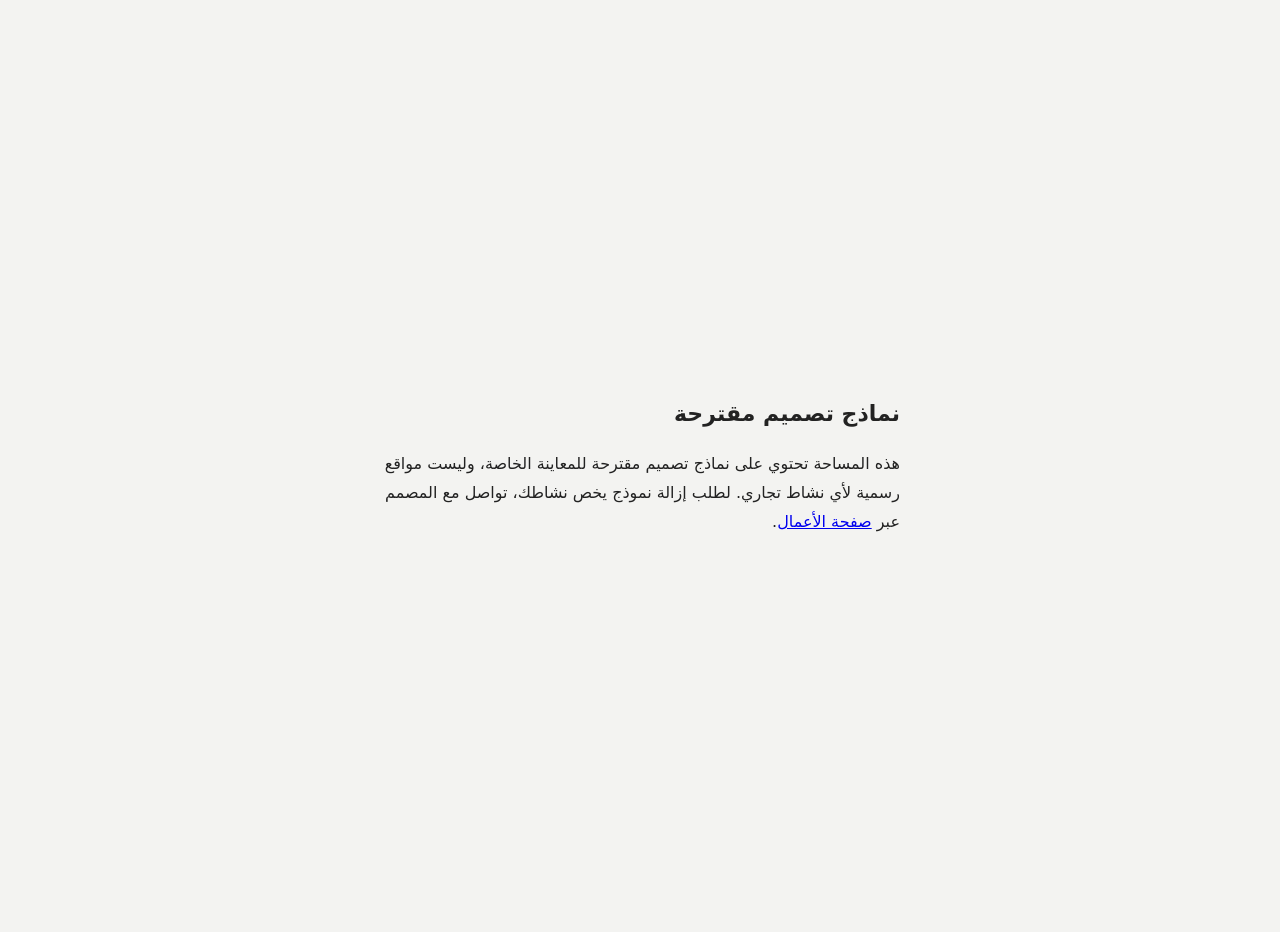
<file: index.html>
<!doctype html>
<html lang="ar" dir="rtl"><head><meta charset="utf-8"><meta name="viewport" content="width=device-width, initial-scale=1"><meta name="robots" content="noindex, nofollow"><title>نماذج تصميم مقترحة</title>
<style>body{margin:0;min-height:100vh;display:grid;place-items:center;background:#f3f3f1;color:#222;font:16px/1.8 system-ui,sans-serif;padding:16px}main{max-width:520px}</style></head>
<body><main><h1 style="font-size:22px">نماذج تصميم مقترحة</h1><p>هذه المساحة تحتوي على نماذج تصميم مقترحة للمعاينة الخاصة، وليست مواقع رسمية لأي نشاط تجاري. لطلب إزالة نموذج يخص نشاطك، تواصل مع المصمم عبر <a href="https://az212z.github.io/ali-design/">صفحة الأعمال</a>.</p></main></body></html>
</file>
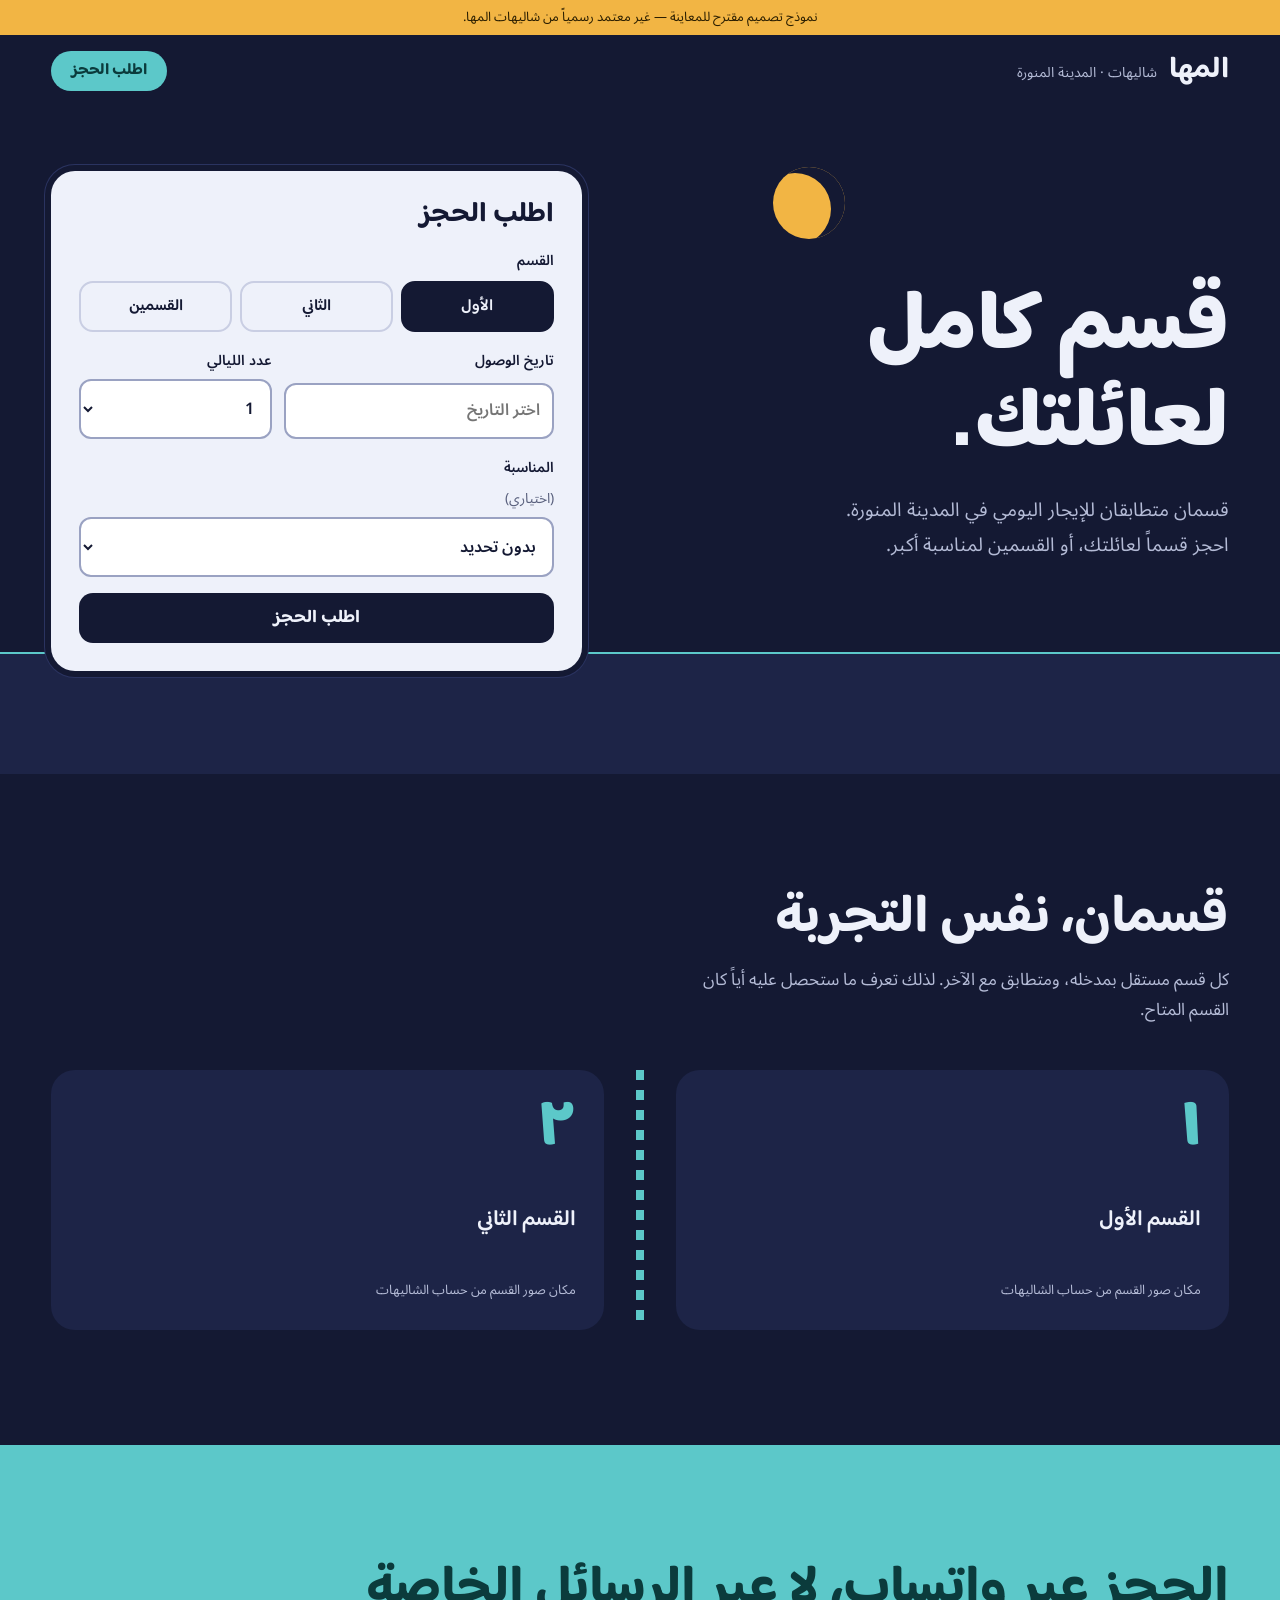
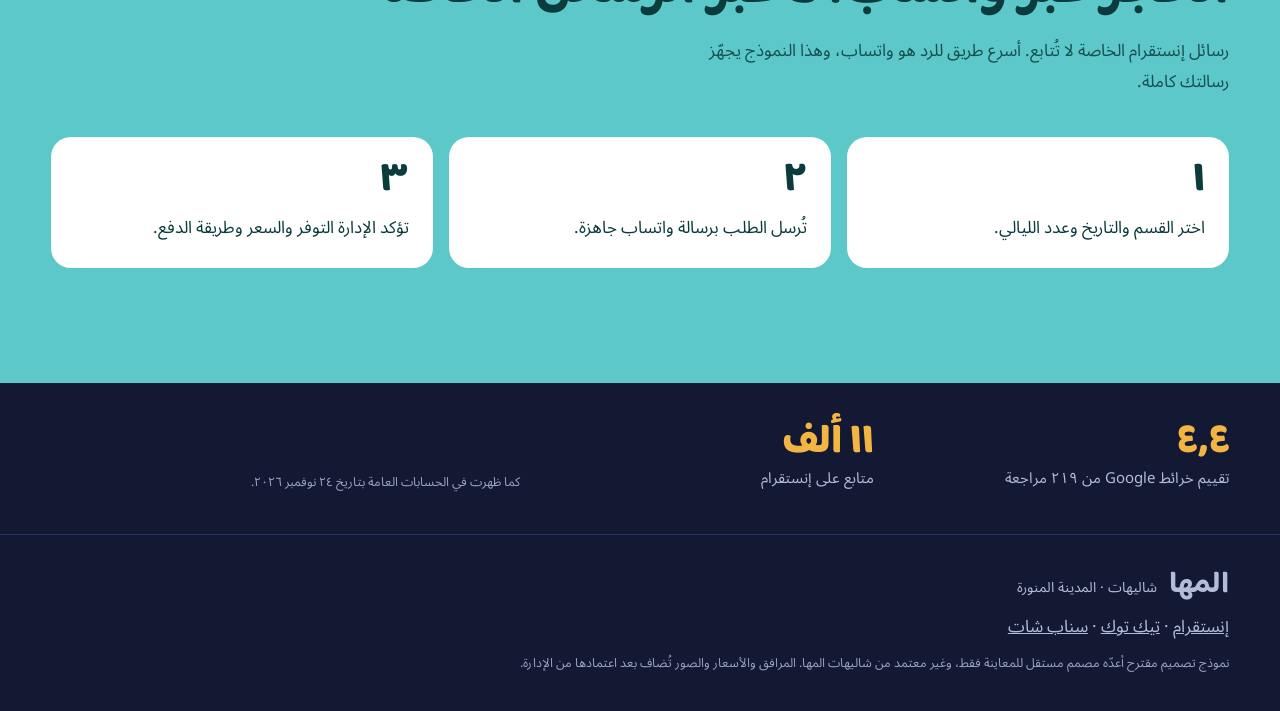
<file: almaha-chalets-madinah/index.html>
<!doctype html>
<html lang="ar" dir="rtl">
<head>
<meta charset="utf-8">
<meta name="viewport" content="width=device-width, initial-scale=1">
<meta name="robots" content="noindex, nofollow">
<title>شاليهات المها | المدينة المنورة — حجز يومي (نموذج مقترح)</title>
<meta name="description" content="نموذج تصميم مقترح لشاليهات المها في المدينة المنورة: قسمان متطابقان للإيجار اليومي.">
<meta name="theme-color" content="#141933">
<link rel="preload" href="fonts/baloo-bhaijaan-2-arabic-wght-normal.woff2" as="font" type="font/woff2" crossorigin>
<link rel="stylesheet" href="style.css">
<link rel="icon" href="data:image/svg+xml,%3Csvg xmlns='http://www.w3.org/2000/svg' viewBox='0 0 32 32'%3E%3Crect width='32' height='32' fill='%23141933'/%3E%3Crect x='4' y='18' width='24' height='8' rx='4' fill='%235CC8C9'/%3E%3Ccircle cx='23' cy='9' r='4' fill='%23F2B544'/%3E%3C/svg%3E">
</head>
<body>
<p class="proposal" role="note">نموذج تصميم مقترح للمعاينة — غير معتمد رسمياً من شاليهات المها.</p>
<header class="top">
  <a class="brand" href="#main">المها<span>شاليهات · المدينة المنورة</span></a>
  <a class="pill" href="#book">اطلب الحجز</a>
</header>

<main id="main">
  <section class="hero" aria-labelledby="h">
    <div class="sky" aria-hidden="true"><span class="moon"></span></div>
    <div class="hero-in">
      <h1 id="h">قسم كامل<br>لعائلتك.</h1>
      <p class="lede">قسمان متطابقان للإيجار اليومي في المدينة المنورة. احجز قسماً لعائلتك، أو القسمين لمناسبة أكبر.</p>
    </div>
    <form class="ticket" id="book" novalidate aria-labelledby="tk">
      <h2 id="tk">اطلب الحجز</h2>
      <fieldset class="sides">
        <legend>القسم</legend>
        <label><input type="radio" name="side" value="القسم الأول" checked><span>الأول</span></label>
        <label><input type="radio" name="side" value="القسم الثاني"><span>الثاني</span></label>
        <label><input type="radio" name="side" value="القسمين معاً"><span>القسمين</span></label>
      </fieldset>
      <div class="two">
        <label>تاريخ الوصول<input type="date" name="from" required></label>
        <label>عدد الليالي
          <select name="nights"><option>1</option><option>2</option><option>3</option><option>4</option><option>5</option></select>
        </label>
      </div>
      <label>المناسبة <span class="opt">(اختياري)</span>
        <select name="occ"><option value="">بدون تحديد</option><option>اجتماع عائلي</option><option>نهاية أسبوع</option><option>مناسبة خاصة</option></select>
      </label>
      <p class="err" id="err" hidden>اختر تاريخ الوصول.</p>
      <button type="submit" class="go">اطلب الحجز</button>
      <div class="out" id="out" hidden>
        <pre id="msg"></pre>
        <p class="fine">نسخة معاينة: في الموقع المعتمد يُرسل الطلب إلى واتساب الشاليهات لتأكيد التوفر والسعر.</p>
      </div>
    </form>
  </section>

  <section class="twin" aria-labelledby="t">
    <h2 id="t">قسمان، نفس التجربة</h2>
    <p class="sub">كل قسم مستقل بمدخله، ومتطابق مع الآخر. لذلك تعرف ما ستحصل عليه أياً كان القسم المتاح.</p>
    <div class="mirror">
      <div class="side-card"><b>١</b><p>القسم الأول</p><span>مكان صور القسم من حساب الشاليهات</span></div>
      <div class="axis" aria-hidden="true"></div>
      <div class="side-card"><b>٢</b><p>القسم الثاني</p><span>مكان صور القسم من حساب الشاليهات</span></div>
    </div>
  </section>

  <section class="how" aria-labelledby="hw">
    <h2 id="hw">الحجز عبر واتساب، لا عبر الرسائل الخاصة</h2>
    <p class="sub">رسائل إنستقرام الخاصة لا تُتابع. أسرع طريق للرد هو واتساب، وهذا النموذج يجهّز رسالتك كاملة.</p>
    <ol class="steps">
      <li><span>١</span>اختر القسم والتاريخ وعدد الليالي.</li>
      <li><span>٢</span>تُرسل الطلب برسالة واتساب جاهزة.</li>
      <li><span>٣</span>تؤكد الإدارة التوفر والسعر وطريقة الدفع.</li>
    </ol>
  </section>

  <section class="near" aria-label="حضور الشاليهات">
    <p><b>٤٫٤</b><span>تقييم خرائط Google من ٢١٩ مراجعة</span></p>
    <p><b>١١ ألف</b><span>متابع على إنستقرام</span></p>
    <p class="fine">كما ظهرت في الحسابات العامة بتاريخ ٢٤ نوفمبر ٢٠٢٦.</p>
  </section>
</main>

<footer class="foot">
  <p class="brand">المها<span>شاليهات · المدينة المنورة</span></p>
  <p><a href="https://www.instagram.com/almaha_resorts/" target="_blank" rel="noopener">إنستقرام</a> · <a href="https://www.tiktok.com/@almaha_resorts" target="_blank" rel="noopener">تيك توك</a> · <a href="https://www.snapchat.com/add/almaha_resorts" target="_blank" rel="noopener">سناب شات</a></p>
  <p class="fine">نموذج تصميم مقترح أعدّه مصمم مستقل للمعاينة فقط، وغير معتمد من شاليهات المها. المرافق والأسعار والصور تُضاف بعد اعتمادها من الإدارة.</p>
</footer>
<script src="main.js" defer></script>
</body>
</html>
</file>
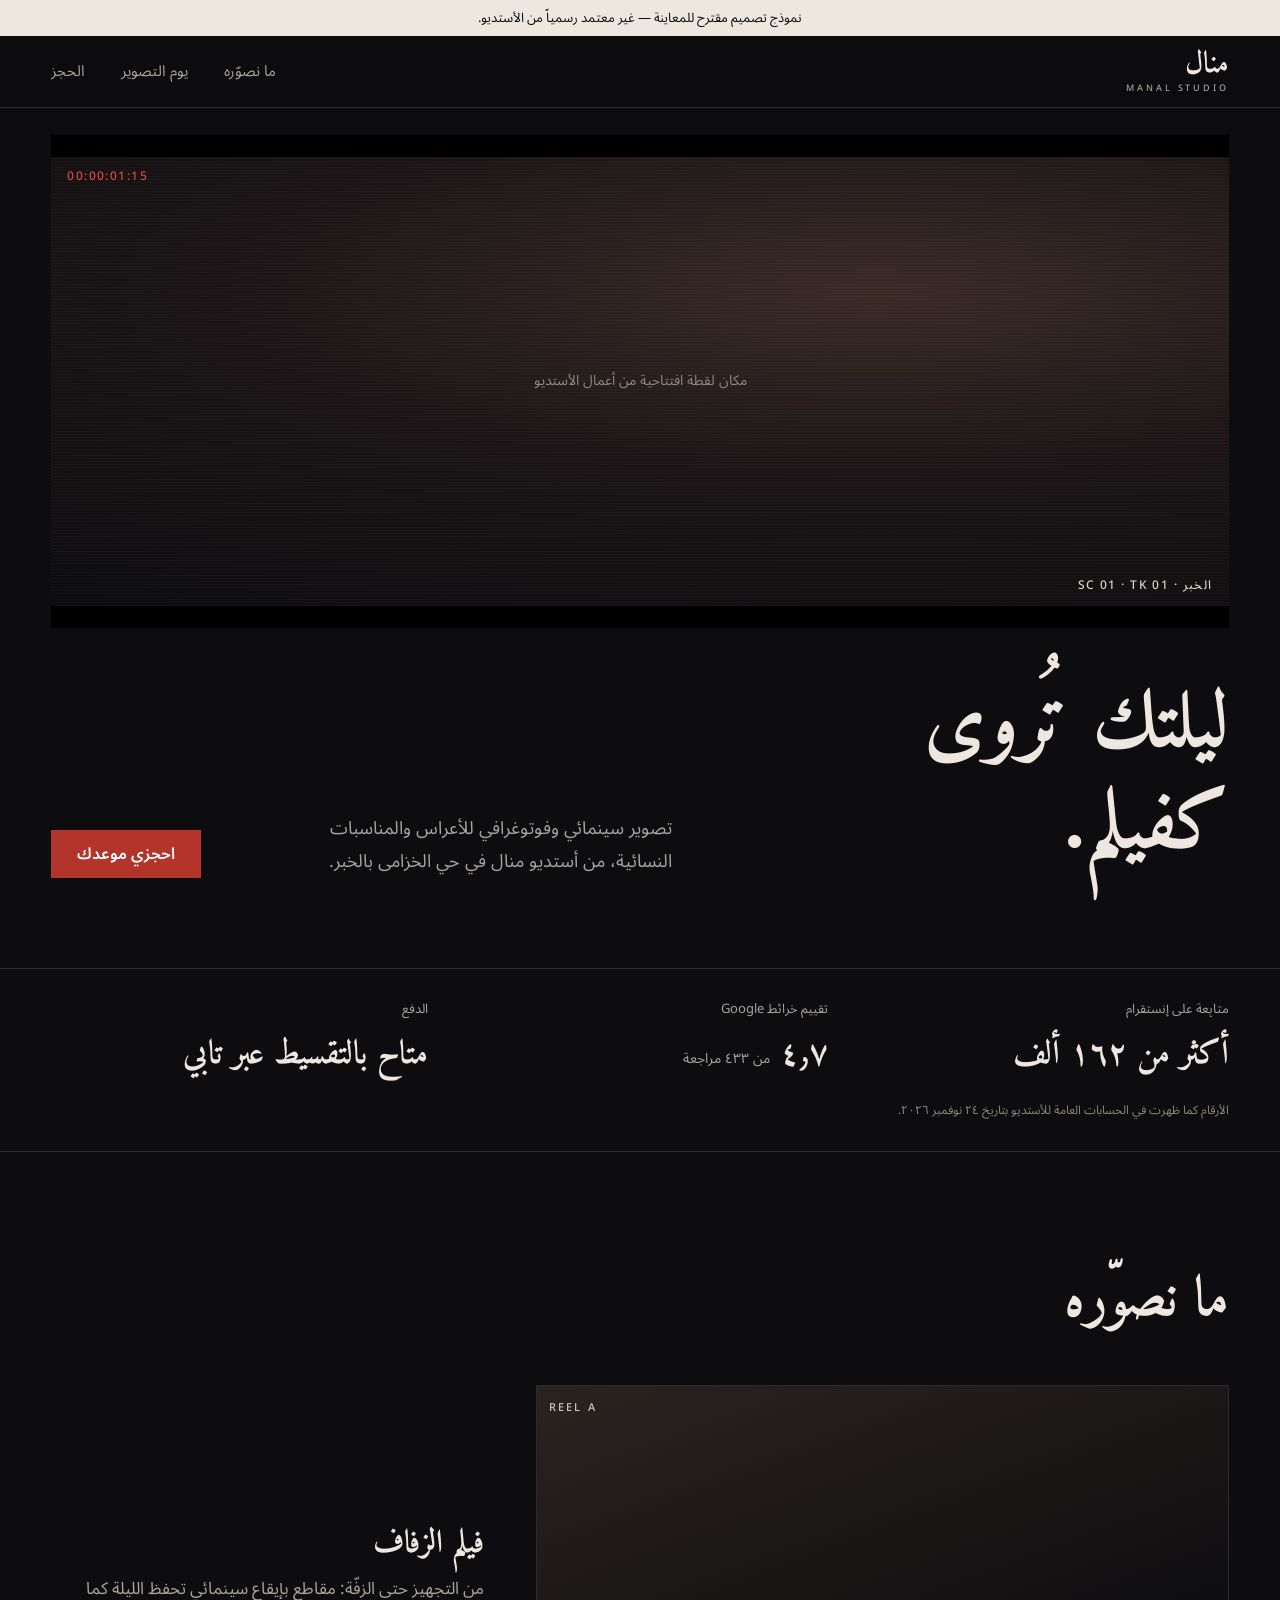
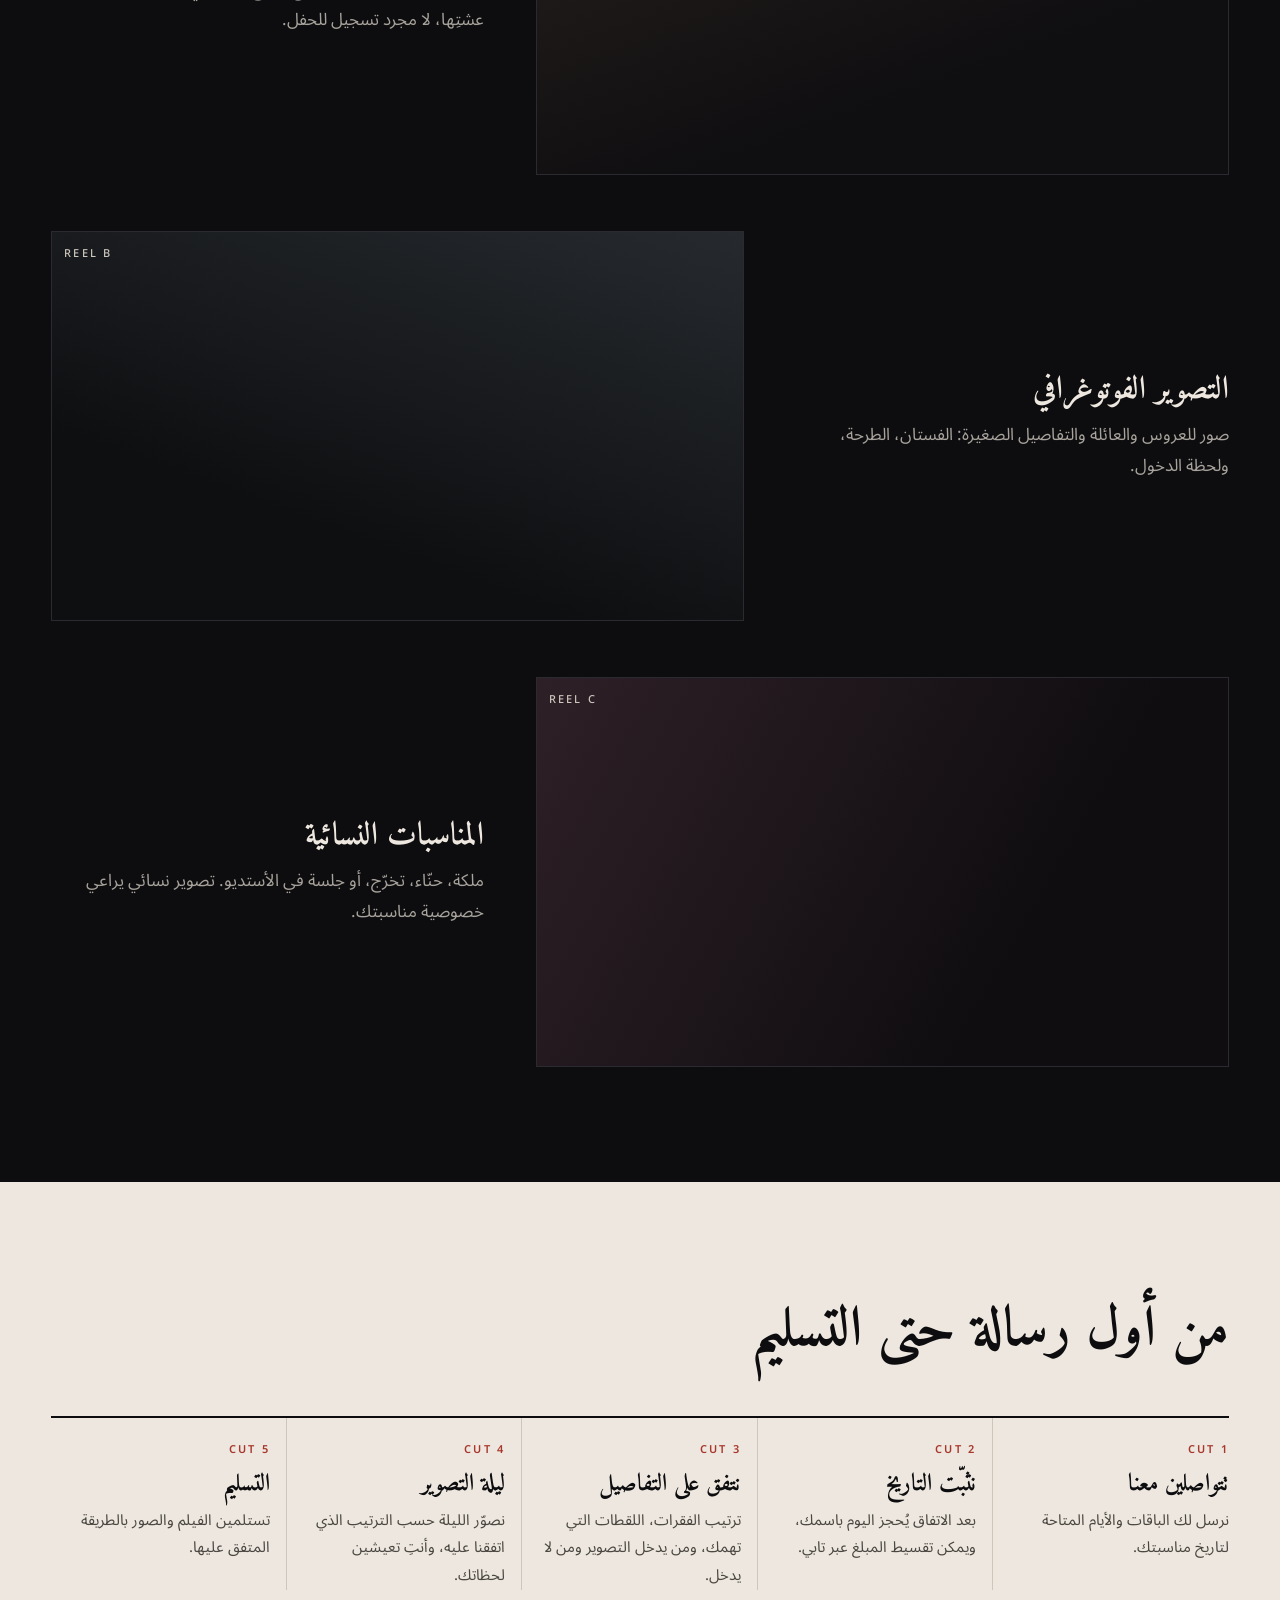
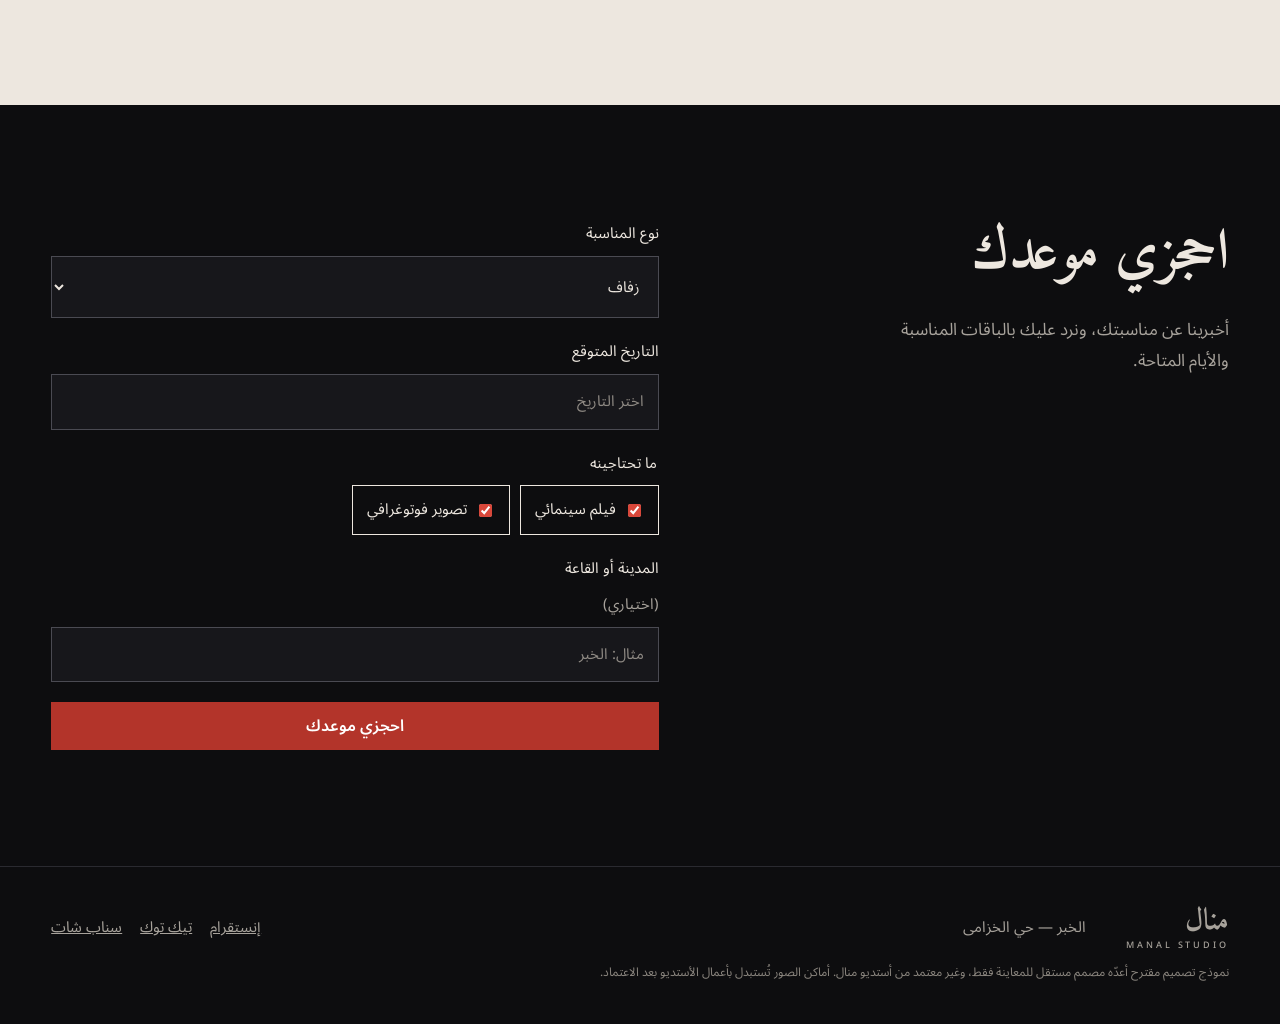
<file: manal-studio-khobar/index.html>
<!doctype html>
<html lang="ar" dir="rtl">
<head>
<meta charset="utf-8">
<meta name="viewport" content="width=device-width, initial-scale=1">
<meta name="robots" content="noindex, nofollow">
<title>أستديو منال | تصوير سينمائي للأعراس — الخبر (نموذج مقترح)</title>
<meta name="description" content="نموذج تصميم مقترح لأستديو منال للتصوير السينمائي والفوتوغرافي في الخبر.">
<meta name="theme-color" content="#0D0D0F">
<link rel="preload" href="fonts/amiri-arabic-700-normal.woff2" as="font" type="font/woff2" crossorigin>
<link rel="stylesheet" href="style.css">
<link rel="icon" href="data:image/svg+xml,%3Csvg xmlns='http://www.w3.org/2000/svg' viewBox='0 0 32 32'%3E%3Crect width='32' height='32' fill='%230D0D0F'/%3E%3Crect x='4' y='11' width='24' height='10' fill='%23EDE7DF'/%3E%3C/svg%3E">
</head>
<body>
<p class="proposal" role="note">نموذج تصميم مقترح للمعاينة — غير معتمد رسمياً من الأستديو.</p>

<header class="bar">
  <a href="#top" class="logo">منال<small>MANAL STUDIO</small></a>
  <nav aria-label="أقسام الصفحة">
    <a href="#work">ما نصوّره</a>
    <a href="#day">يوم التصوير</a>
    <a href="#book">الحجز</a>
  </nav>
</header>

<main id="top">
  <section class="hero" aria-labelledby="h">
    <div class="frame" aria-hidden="true">
      <span class="tc" id="tc">00:00:00:00</span>
      <span class="meta">SC 01 · TK 01 · الخبر</span>
      <span class="slot">مكان لقطة افتتاحية من أعمال الأستديو</span>
    </div>
    <div class="hero-copy">
      <h1 id="h">ليلتك تُروى<br>كفيلم.</h1>
      <p>تصوير سينمائي وفوتوغرافي للأعراس والمناسبات النسائية، من أستديو منال في حي الخزامى بالخبر.</p>
      <a class="cta" href="#book">احجزي موعدك</a>
    </div>
  </section>

  <section class="proof" aria-label="حضور الأستديو">
    <dl>
      <div><dt>متابِعة على إنستقرام</dt><dd>أكثر من ١٦٢ ألف</dd></div>
      <div><dt>تقييم خرائط Google</dt><dd>٤٫٧ <span>من ٤٣٣ مراجعة</span></dd></div>
      <div><dt>الدفع</dt><dd>متاح بالتقسيط عبر تابي</dd></div>
    </dl>
    <p class="src">الأرقام كما ظهرت في الحسابات العامة للأستديو بتاريخ ٢٤ نوفمبر ٢٠٢٦.</p>
  </section>

  <section class="work" id="work" aria-labelledby="w">
    <h2 id="w">ما نصوّره</h2>
    <ol class="reels">
      <li class="reel">
        <div class="still s1" aria-hidden="true"><span>REEL A</span></div>
        <div>
          <h3>فيلم الزفاف</h3>
          <p>من التجهيز حتى الزفّة: مقاطع بإيقاع سينمائي تحفظ الليلة كما عشتِها، لا مجرد تسجيل للحفل.</p>
        </div>
      </li>
      <li class="reel">
        <div class="still s2" aria-hidden="true"><span>REEL B</span></div>
        <div>
          <h3>التصوير الفوتوغرافي</h3>
          <p>صور للعروس والعائلة والتفاصيل الصغيرة: الفستان، الطرحة، ولحظة الدخول.</p>
        </div>
      </li>
      <li class="reel">
        <div class="still s3" aria-hidden="true"><span>REEL C</span></div>
        <div>
          <h3>المناسبات النسائية</h3>
          <p>ملكة، حنّاء، تخرّج، أو جلسة في الأستديو. تصوير نسائي يراعي خصوصية مناسبتك.</p>
        </div>
      </li>
    </ol>
  </section>

  <section class="day" id="day" aria-labelledby="d">
    <h2 id="d">من أول رسالة حتى التسليم</h2>
    <ol class="cuts">
      <li><b>CUT 1</b><h3>تتواصلين معنا</h3><p>نرسل لك الباقات والأيام المتاحة لتاريخ مناسبتك.</p></li>
      <li><b>CUT 2</b><h3>نثبّت التاريخ</h3><p>بعد الاتفاق يُحجز اليوم باسمك، ويمكن تقسيط المبلغ عبر تابي.</p></li>
      <li><b>CUT 3</b><h3>نتفق على التفاصيل</h3><p>ترتيب الفقرات، اللقطات التي تهمك، ومن يدخل التصوير ومن لا يدخل.</p></li>
      <li><b>CUT 4</b><h3>ليلة التصوير</h3><p>نصوّر الليلة حسب الترتيب الذي اتفقنا عليه، وأنتِ تعيشين لحظاتك.</p></li>
      <li><b>CUT 5</b><h3>التسليم</h3><p>تستلمين الفيلم والصور بالطريقة المتفق عليها.</p></li>
    </ol>
  </section>

  <section class="book" id="book" aria-labelledby="b">
    <h2 id="b">احجزي موعدك</h2>
    <p class="lead">أخبرينا عن مناسبتك، ونرد عليك بالباقات المناسبة والأيام المتاحة.</p>
    <form id="f" novalidate>
      <label>نوع المناسبة
        <select name="type" required>
          <option>زفاف</option><option>ملكة</option><option>حنّاء</option><option>تخرّج</option><option>جلسة في الأستديو</option>
        </select>
      </label>
      <label>التاريخ المتوقع
        <input type="date" name="date" required>
      </label>
      <fieldset>
        <legend>ما تحتاجينه</legend>
        <label class="chip"><input type="checkbox" name="need" value="فيلم سينمائي" checked> فيلم سينمائي</label>
        <label class="chip"><input type="checkbox" name="need" value="تصوير فوتوغرافي" checked> تصوير فوتوغرافي</label>
      </fieldset>
      <label>المدينة أو القاعة <span class="opt">(اختياري)</span>
        <input name="venue" maxlength="80" placeholder="مثال: الخبر">
      </label>
      <p class="err" id="err" hidden>اختاري التاريخ المتوقع للمناسبة.</p>
      <button class="cta" type="submit">احجزي موعدك</button>
    </form>
    <div class="out" id="out" hidden>
      <p><b>رسالتك جاهزة</b></p>
      <pre id="msg"></pre>
      <p class="note">هذه نسخة معاينة: في الموقع المعتمد يفتح الزر واتساب الأستديو مباشرة بالرسالة نفسها. لا تُحفظ أي بيانات.</p>
    </div>
  </section>
</main>

<footer class="foot">
  <p class="logo">منال<small>MANAL STUDIO</small></p>
  <p>الخبر — حي الخزامى</p>
  <p class="links">
    <a href="https://www.instagram.com/manal_video1/" rel="noopener" target="_blank">إنستقرام</a>
    <a href="https://www.tiktok.com/@manalvideo" rel="noopener" target="_blank">تيك توك</a>
    <a href="https://www.snapchat.com/add/manalvideo" rel="noopener" target="_blank">سناب شات</a>
  </p>
  <p class="fine">نموذج تصميم مقترح أعدّه مصمم مستقل للمعاينة فقط، وغير معتمد من أستديو منال. أماكن الصور تُستبدل بأعمال الأستديو بعد الاعتماد.</p>
</footer>
<script src="main.js" defer></script>
</body>
</html>
</file>
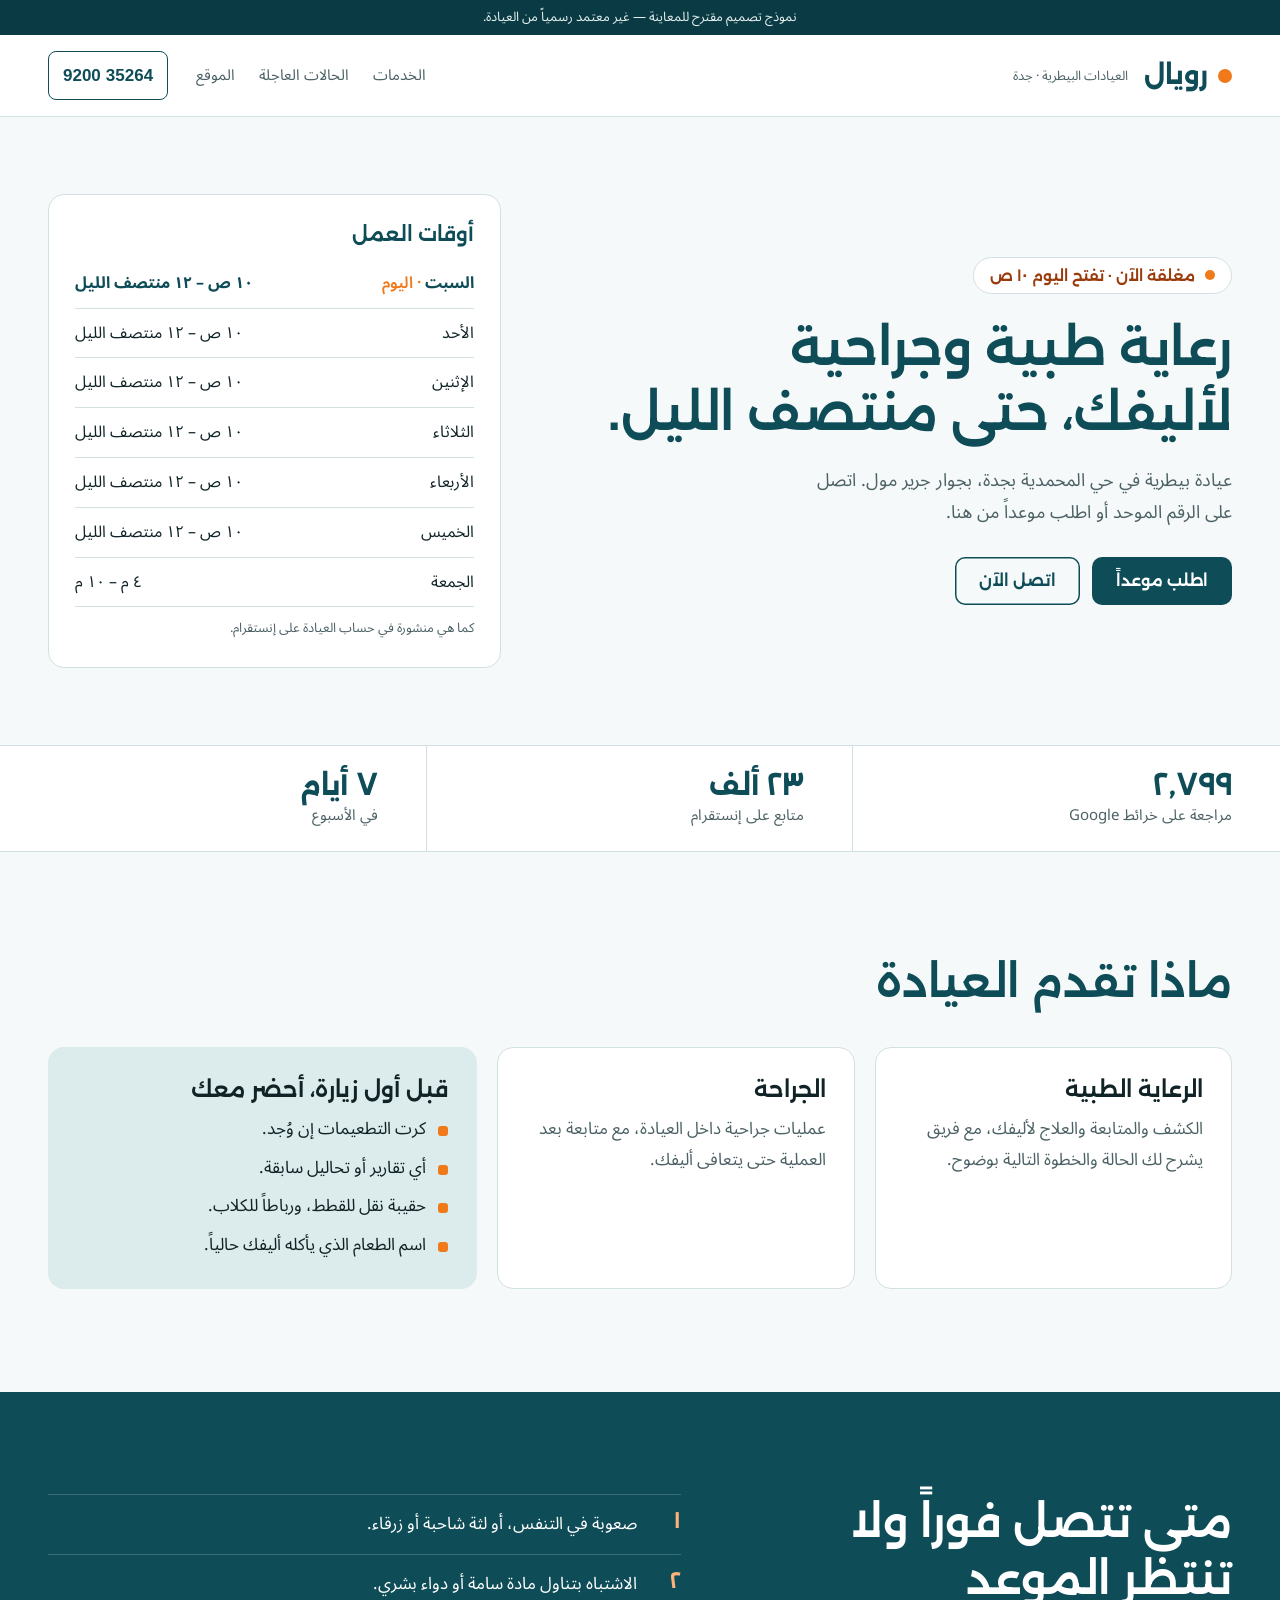
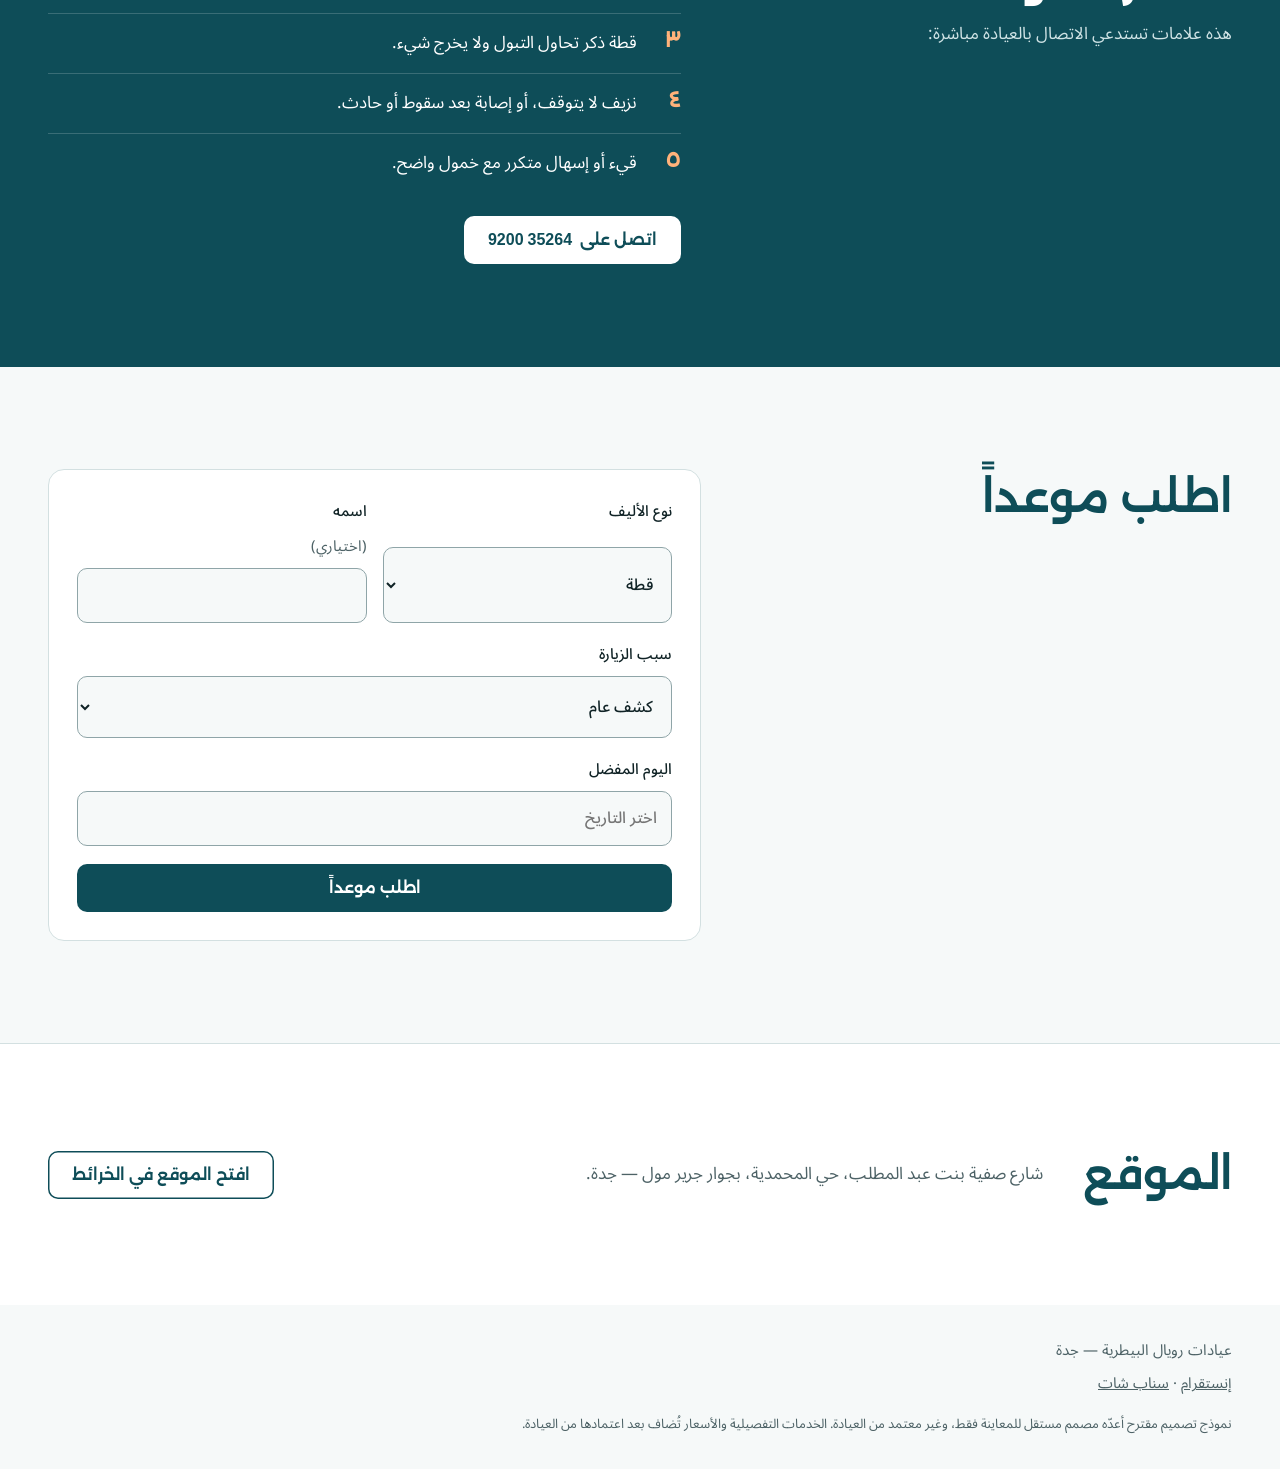
<file: royal-pet-jeddah/index.html>
<!doctype html>
<html lang="ar" dir="rtl">
<head>
<meta charset="utf-8">
<meta name="viewport" content="width=device-width, initial-scale=1">
<meta name="robots" content="noindex, nofollow">
<title>عيادات رويال البيطرية | جدة — المحمدية (نموذج مقترح)</title>
<meta name="description" content="نموذج تصميم مقترح لعيادات رويال البيطرية في حي المحمدية بجدة.">
<meta name="theme-color" content="#0E4D58">
<link rel="preload" href="fonts/alexandria-arabic-wght-normal.woff2" as="font" type="font/woff2" crossorigin>
<link rel="stylesheet" href="style.css">
<link rel="icon" href="data:image/svg+xml,%3Csvg xmlns='http://www.w3.org/2000/svg' viewBox='0 0 32 32'%3E%3Crect width='32' height='32' rx='6' fill='%230E4D58'/%3E%3Ccircle cx='16' cy='16' r='7' fill='%23F07A1A'/%3E%3C/svg%3E">
</head>
<body>
<p class="proposal" role="note">نموذج تصميم مقترح للمعاينة — غير معتمد رسمياً من العيادة.</p>
<header class="top">
  <a class="brand" href="#main"><span class="dot" aria-hidden="true"></span>رويال<span class="sub">العيادات البيطرية · جدة</span></a>
  <nav aria-label="أقسام الصفحة"><a href="#care">الخدمات</a><a href="#urgent">الحالات العاجلة</a><a href="#visit">الموقع</a></nav>
  <a class="call" href="tel:920035264"><span dir="ltr">9200 35264</span></a>
</header>

<main id="main">
  <section class="hero" aria-labelledby="h1">
    <div class="hero-text">
      <p class="status" id="status" aria-live="polite"><span class="pulse" aria-hidden="true"></span><span id="status-text">أوقات العمل</span></p>
      <h1 id="h1">رعاية طبية وجراحية<br>لأليفك، حتى منتصف الليل.</h1>
      <p class="lede">عيادة بيطرية في حي المحمدية بجدة، بجوار جرير مول. اتصل على الرقم الموحد أو اطلب موعداً من هنا.</p>
      <div class="actions">
        <a class="btn" href="#book">اطلب موعداً</a>
        <a class="btn ghost" href="tel:920035264">اتصل الآن</a>
      </div>
    </div>
    <aside class="hours" aria-labelledby="hh">
      <h2 id="hh">أوقات العمل</h2>
      <table>
        <tbody id="hours-body"></tbody>
      </table>
      <p class="fine">كما هي منشورة في حساب العيادة على إنستقرام.</p>
    </aside>
  </section>

  <section class="facts" aria-label="حضور العيادة">
    <p><b>٢٬٧٩٩</b> مراجعة على خرائط Google</p>
    <p><b>٢٣ ألف</b> متابع على إنستقرام</p>
    <p><b>٧ أيام</b> في الأسبوع</p>
  </section>

  <section class="care" id="care" aria-labelledby="c">
    <h2 id="c">ماذا تقدم العيادة</h2>
    <div class="care-grid">
      <article>
        <h3>الرعاية الطبية</h3>
        <p>الكشف والمتابعة والعلاج لأليفك، مع فريق يشرح لك الحالة والخطوة التالية بوضوح.</p>
      </article>
      <article>
        <h3>الجراحة</h3>
        <p>عمليات جراحية داخل العيادة، مع متابعة بعد العملية حتى يتعافى أليفك.</p>
      </article>
      <article class="bring">
        <h3>قبل أول زيارة، أحضر معك</h3>
        <ul>
          <li>كرت التطعيمات إن وُجد.</li>
          <li>أي تقارير أو تحاليل سابقة.</li>
          <li>حقيبة نقل للقطط، ورباطاً للكلاب.</li>
          <li>اسم الطعام الذي يأكله أليفك حالياً.</li>
        </ul>
      </article>
    </div>
  </section>

  <section class="urgent" id="urgent" aria-labelledby="u">
    <div>
      <h2 id="u">متى تتصل فوراً ولا تنتظر الموعد</h2>
      <p>هذه علامات تستدعي الاتصال بالعيادة مباشرة:</p>
    </div>
    <ol>
      <li>صعوبة في التنفس، أو لثة شاحبة أو زرقاء.</li>
      <li>الاشتباه بتناول مادة سامة أو دواء بشري.</li>
      <li>قطة ذكر تحاول التبول ولا يخرج شيء.</li>
      <li>نزيف لا يتوقف، أو إصابة بعد سقوط أو حادث.</li>
      <li>قيء أو إسهال متكرر مع خمول واضح.</li>
    </ol>
    <a class="btn light" href="tel:920035264">اتصل على <span dir="ltr">9200 35264</span></a>
  </section>

  <section class="book" id="book" aria-labelledby="bk">
    <h2 id="bk">اطلب موعداً</h2>
    <form id="f" novalidate>
      <div class="row">
        <label>نوع الأليف
          <select name="pet"><option>قطة</option><option>كلب</option><option>طائر</option><option>أرنب</option><option>آخر</option></select>
        </label>
        <label>اسمه <span class="opt">(اختياري)</span>
          <input name="petname" maxlength="30">
        </label>
      </div>
      <label>سبب الزيارة
        <select name="reason"><option>كشف عام</option><option>متابعة حالة</option><option>استشارة جراحية</option><option>أخرى</option></select>
      </label>
      <label>اليوم المفضل
        <input type="date" name="day" required>
      </label>
      <p class="err" id="err" hidden>اختر اليوم المفضل للزيارة.</p>
      <button class="btn" type="submit">اطلب موعداً</button>
    </form>
    <div class="out" id="out" hidden>
      <p><b>طلبك جاهز للإرسال</b></p>
      <pre id="msg"></pre>
      <p class="fine">نسخة معاينة: في الموقع المعتمد يُرسل الطلب إلى واتساب العيادة. لا تُحفظ أي بيانات.</p>
    </div>
  </section>

  <section class="visit" id="visit" aria-labelledby="v">
    <h2 id="v">الموقع</h2>
    <p>شارع صفية بنت عبد المطلب، حي المحمدية، بجوار جرير مول — جدة.</p>
    <a class="btn ghost" href="https://goo.gl/maps/8goTUCxgFj7yxtBM8" target="_blank" rel="noopener">افتح الموقع في الخرائط</a>
  </section>
</main>

<footer class="foot">
  <p>عيادات رويال البيطرية — جدة</p>
  <p><a href="https://www.instagram.com/royalpetvc/" target="_blank" rel="noopener">إنستقرام</a> · <a href="https://www.snapchat.com/add/royalvetclinic" target="_blank" rel="noopener">سناب شات</a></p>
  <p class="fine">نموذج تصميم مقترح أعدّه مصمم مستقل للمعاينة فقط، وغير معتمد من العيادة. الخدمات التفصيلية والأسعار تُضاف بعد اعتمادها من العيادة.</p>
</footer>
<script src="main.js" defer></script>
</body>
</html>
</file>
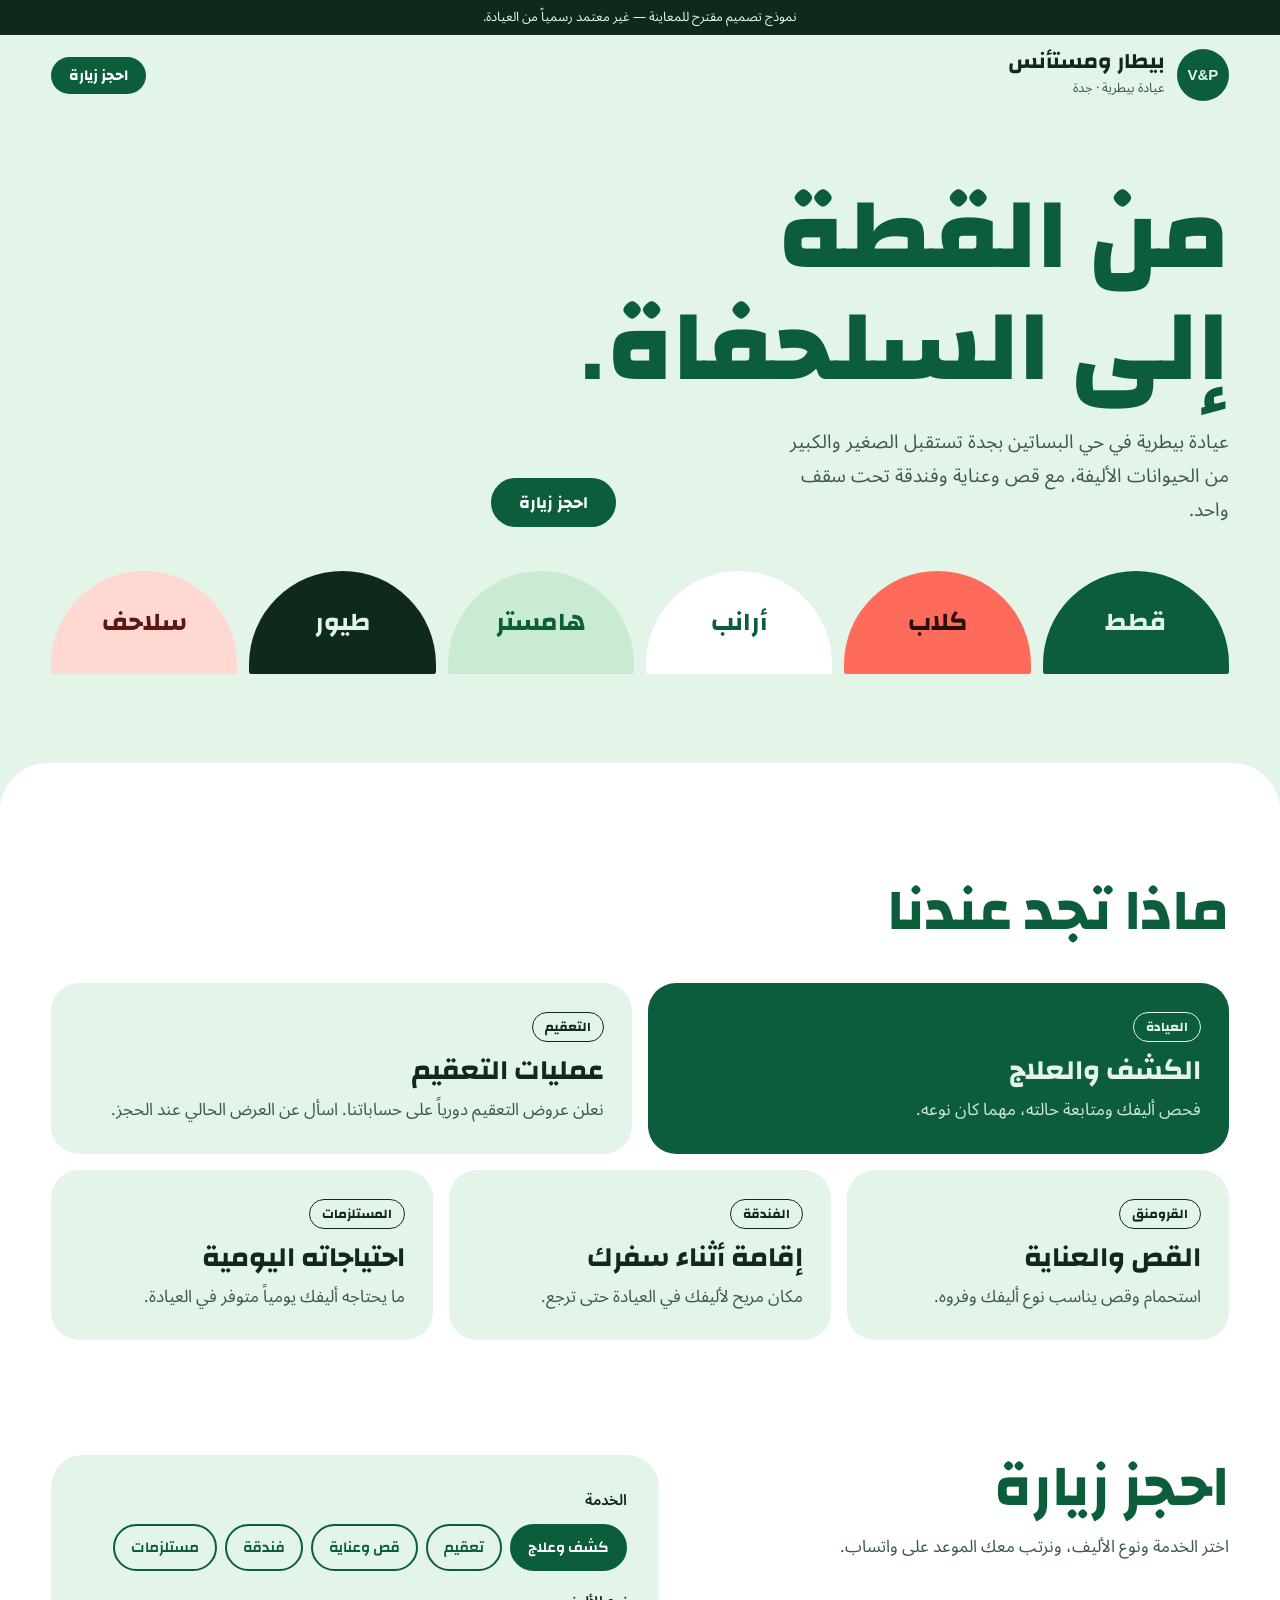
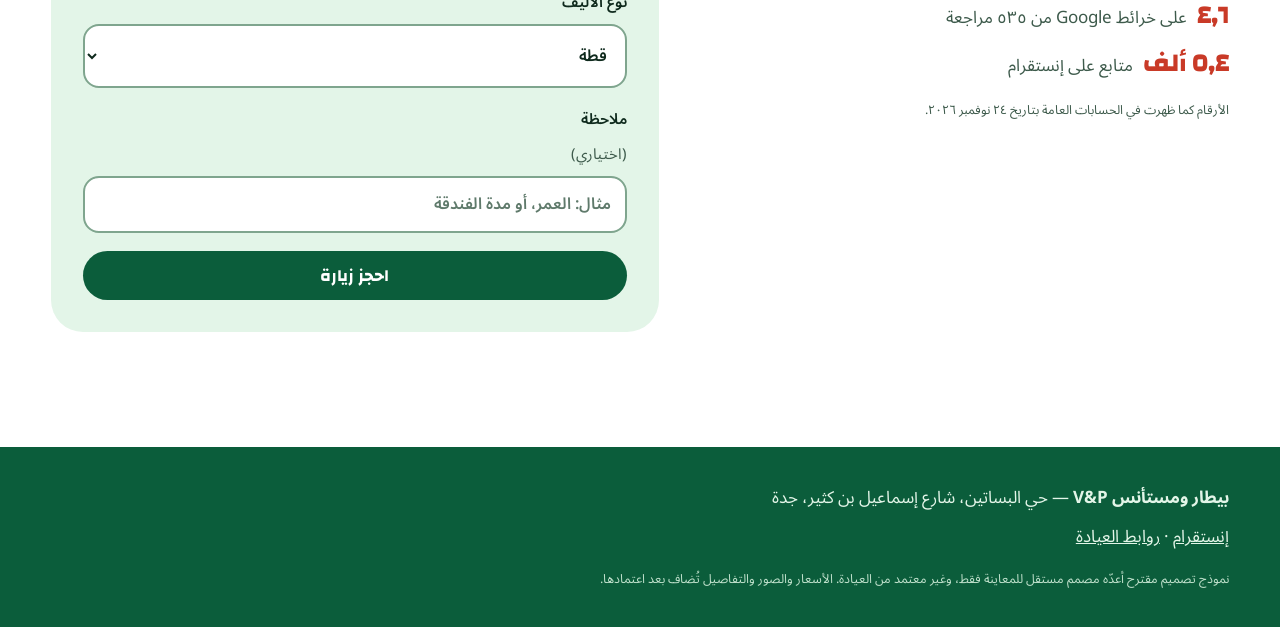
<file: vandp-vet-jeddah/index.html>
<!doctype html>
<html lang="ar" dir="rtl">
<head>
<meta charset="utf-8">
<meta name="viewport" content="width=device-width, initial-scale=1">
<meta name="robots" content="noindex, nofollow">
<title>عيادة بيطار ومستأنس V&amp;P | جدة — البساتين (نموذج مقترح)</title>
<meta name="description" content="نموذج تصميم مقترح لعيادة بيطار ومستأنس البيطرية في حي البساتين بجدة.">
<meta name="theme-color" content="#0B5D3B">
<link rel="preload" href="fonts/changa-arabic-wght-normal.woff2" as="font" type="font/woff2" crossorigin>
<link rel="stylesheet" href="style.css">
<link rel="icon" href="data:image/svg+xml,%3Csvg xmlns='http://www.w3.org/2000/svg' viewBox='0 0 32 32'%3E%3Crect width='32' height='32' rx='16' fill='%230B5D3B'/%3E%3Ctext x='16' y='21' font-size='12' text-anchor='middle' fill='%23E3F5E8' font-family='sans-serif' font-weight='700'%3EV%26amp;P%3C/text%3E%3C/svg%3E">
</head>
<body>
<p class="proposal" role="note">نموذج تصميم مقترح للمعاينة — غير معتمد رسمياً من العيادة.</p>
<header class="top">
  <a class="brand" href="#main"><span class="badge">V&amp;P</span><span>بيطار ومستأنس<small>عيادة بيطرية · جدة</small></span></a>
  <a class="btn sm" href="#visit">احجز زيارة</a>
</header>

<main id="main">
  <section class="hero" aria-labelledby="h">
    <h1 id="h">من القطة<br>إلى السلحفاة.</h1>
    <p class="lede">عيادة بيطرية في حي البساتين بجدة تستقبل الصغير والكبير من الحيوانات الأليفة، مع قص وعناية وفندقة تحت سقف واحد.</p>
    <a class="btn" href="#visit">احجز زيارة</a>
    <ul class="species" aria-label="الحيوانات التي تستقبلها العيادة">
      <li class="c1">قطط</li><li class="c2">كلاب</li><li class="c3">أرانب</li><li class="c4">هامستر</li><li class="c5">طيور</li><li class="c6">سلاحف</li>
    </ul>
  </section>

  <section class="menu" aria-labelledby="m">
    <h2 id="m">ماذا تجد عندنا</h2>
    <div class="board">
      <article><span class="tag">العيادة</span><h3>الكشف والعلاج</h3><p>فحص أليفك ومتابعة حالته، مهما كان نوعه.</p></article>
      <article><span class="tag">التعقيم</span><h3>عمليات التعقيم</h3><p>نعلن عروض التعقيم دورياً على حساباتنا. اسأل عن العرض الحالي عند الحجز.</p></article>
      <article><span class="tag">القرومنق</span><h3>القص والعناية</h3><p>استحمام وقص يناسب نوع أليفك وفروه.</p></article>
      <article><span class="tag">الفندقة</span><h3>إقامة أثناء سفرك</h3><p>مكان مريح لأليفك في العيادة حتى ترجع.</p></article>
      <article><span class="tag">المستلزمات</span><h3>احتياجاته اليومية</h3><p>ما يحتاجه أليفك يومياً متوفر في العيادة.</p></article>
    </div>
  </section>

  <section class="visit" id="visit" aria-labelledby="v">
    <div class="visit-copy">
      <h2 id="v">احجز زيارة</h2>
      <p>اختر الخدمة ونوع الأليف، ونرتب معك الموعد على واتساب.</p>
      <p class="facts"><b>٤٫٦</b> على خرائط Google من ٥٣٥ مراجعة<br><b>٥٫٤ ألف</b> متابع على إنستقرام</p>
      <p class="fine">الأرقام كما ظهرت في الحسابات العامة بتاريخ ٢٤ نوفمبر ٢٠٢٦.</p>
    </div>
    <form id="f" novalidate>
      <fieldset>
        <legend>الخدمة</legend>
        <div class="opts" id="svc"></div>
      </fieldset>
      <label>نوع الأليف
        <select name="pet"><option>قطة</option><option>كلب</option><option>أرنب</option><option>هامستر</option><option>طائر</option><option>سلحفاة</option></select>
      </label>
      <label>ملاحظة <span class="opt">(اختياري)</span>
        <input name="note" maxlength="120" placeholder="مثال: العمر، أو مدة الفندقة">
      </label>
      <button class="btn" type="submit">احجز زيارة</button>
      <div class="out" id="out" hidden>
        <pre id="msg"></pre>
        <p class="fine">نسخة معاينة: في الموقع المعتمد يفتح الزر واتساب العيادة بالرسالة نفسها. لا تُحفظ أي بيانات.</p>
      </div>
    </form>
  </section>
</main>

<footer class="foot">
  <p><b>بيطار ومستأنس V&amp;P</b> — حي البساتين، شارع إسماعيل بن كثير، جدة</p>
  <p><a href="https://www.instagram.com/vandpclinic/" target="_blank" rel="noopener">إنستقرام</a> · <a href="https://linktr.ee/vandpclinic" target="_blank" rel="noopener">روابط العيادة</a></p>
  <p class="fine">نموذج تصميم مقترح أعدّه مصمم مستقل للمعاينة فقط، وغير معتمد من العيادة. الأسعار والصور والتفاصيل تُضاف بعد اعتمادها.</p>
</footer>
<script src="main.js" defer></script>
</body>
</html>
</file>
<file: almaha-chalets-madinah/style.css>
@font-face{font-family:Baloo;font-weight:400 800;font-display:swap;src:url(fonts/baloo-bhaijaan-2-arabic-wght-normal.woff2) format("woff2")}
@font-face{font-family:Noto;font-weight:100 900;font-display:swap;src:url(fonts/noto-sans-arabic-arabic-wght-normal.woff2) format("woff2");unicode-range:U+0600-06FF,U+0750-077F,U+08A0-08FF,U+FB50-FDFF,U+FE70-FEFF,U+200C-200E}
@font-face{font-family:Noto;font-weight:100 900;font-display:swap;src:url(fonts/noto-sans-arabic-latin-wght-normal.woff2) format("woff2");unicode-range:U+0000-00FF,U+2000-206F}
:root{--night:#141933;--night2:#1D2447;--night3:#2A3360;--pool:#5CC8C9;--poolink:#0B3B3C;--lamp:#F2B544;--text:#EEF1FA;--mute:#B4BBD6}
*{box-sizing:border-box}
[hidden]{display:none!important}
html{scroll-behavior:smooth}
body{margin:0;background:var(--night);color:var(--text);font:400 17px/1.8 Noto,system-ui,sans-serif}
h1,h2{font-family:Baloo,sans-serif;font-weight:700;margin:0;line-height:1.15}
p{margin:0}
a{color:inherit}
:focus-visible{outline:3px solid var(--lamp);outline-offset:3px}
.proposal{background:var(--lamp);color:#2A1E00;font-size:13px;text-align:center;padding:6px 16px}
.top{display:flex;align-items:center;justify-content:space-between;padding:16px clamp(16px,4vw,56px)}
.brand{font:700 30px/1 Baloo,sans-serif;text-decoration:none;display:flex;align-items:baseline;gap:12px}
.brand span{font:400 14px Noto,sans-serif;color:var(--mute)}
.pill{background:var(--pool);color:var(--poolink);font:700 16px/1 Baloo,sans-serif;padding:12px 20px;border-radius:999px;text-decoration:none;white-space:nowrap}

.hero{position:relative;display:grid;grid-template-columns:1.1fr 1fr;gap:32px clamp(24px,5vw,80px);align-items:center;padding:clamp(24px,5vw,72px) clamp(16px,4vw,56px) clamp(56px,8vw,112px);overflow:hidden}
.sky{position:absolute;inset:0;z-index:0;pointer-events:none}
.sky::after{content:"";position:absolute;inset-inline:0;bottom:0;height:18%;background:var(--night2);border-top:2px solid var(--pool)}
.moon{position:absolute;top:9%;inset-inline-start:34%;width:72px;height:72px;border-radius:50%;background:var(--lamp);box-shadow:-14px 6px 0 0 var(--night) inset}
.hero-in,.ticket{position:relative;z-index:1}
h1{font-size:clamp(46px,6.6vw,96px);font-weight:800}
.lede{font-size:19px;color:var(--mute);max-width:36ch;margin-top:18px}
.ticket{background:var(--text);color:var(--night);border-radius:24px;padding:28px;display:grid;gap:16px;box-shadow:0 0 0 6px var(--night),0 0 0 7px var(--night3)}
.ticket h2{font-size:28px}
fieldset{border:0;margin:0;padding:0}
legend{font-size:14px;font-weight:600;margin-bottom:8px;padding:0}
.sides{display:grid;grid-template-columns:repeat(3,1fr);gap:8px}
.sides label{position:relative;cursor:pointer}
.sides input{position:absolute;opacity:0;inset:0}
.sides span{display:block;text-align:center;border:2px solid #C9CEE3;border-radius:14px;padding:10px 4px;font:600 16px Baloo,sans-serif}
.sides input:checked+span{background:var(--night);color:var(--text);border-color:var(--night)}
.sides input:focus-visible+span{outline:3px solid var(--lamp);outline-offset:2px}
.two{display:grid;grid-template-columns:1.4fr 1fr;gap:12px}
.ticket label{display:grid;gap:6px;font-size:14px;font-weight:600}
.ticket input[name=from],.ticket select{font:inherit;font-size:16px;color:var(--night);background:#fff;border:2px solid #9AA2C2;border-radius:12px;padding:10px 12px;width:100%}
.ticket input:focus,.ticket select:focus{outline:none;border-color:var(--night)}
.opt{color:#59607d;font-weight:400}
.err{color:#A3240F;font-size:14px}
.go{background:var(--night);color:var(--text);border:0;border-radius:14px;font:700 18px/1 Baloo,sans-serif;padding:16px;cursor:pointer}
.go:hover{background:var(--night3)}
.out{background:#fff;border-radius:14px;padding:14px;display:grid;gap:8px}
.out pre{margin:0;white-space:pre-wrap;font:inherit;font-size:15px}
.fine{font-size:12.5px;color:#5d6480}

.twin,.how{padding:clamp(64px,9vw,128px) clamp(16px,4vw,56px)}
section h2{font-size:clamp(32px,4.2vw,56px)}
.sub{color:var(--mute);max-width:56ch;margin-top:14px}
.mirror{display:grid;grid-template-columns:1fr 8px 1fr;gap:clamp(12px,3vw,32px);margin-top:44px}
.axis{background:repeating-linear-gradient(180deg,var(--pool) 0 10px,transparent 10px 20px)}
.side-card{background:var(--night2);border-radius:24px;padding:28px;min-height:260px;display:grid;align-content:space-between}
.side-card b{font:800 64px/1 Baloo,sans-serif;color:var(--pool)}
.side-card p{font:600 22px Baloo,sans-serif}
.side-card span{font-size:13px;color:var(--mute)}

.how{background:var(--pool);color:var(--poolink)}
.how .sub{color:#164f50}
.steps{list-style:none;padding:0;margin:40px 0 0;display:grid;grid-template-columns:repeat(3,1fr);gap:16px}
.steps li{background:#fff;border-radius:20px;padding:24px;font-size:17px;display:grid;gap:12px}
.steps span{font:800 40px/1 Baloo,sans-serif}

.near{display:grid;grid-template-columns:1fr 1fr 1.4fr;gap:20px;align-items:end;padding:40px clamp(16px,4vw,56px);border-bottom:1px solid var(--night3)}
.near b{display:block;font:800 40px/1 Baloo,sans-serif;color:var(--lamp)}
.near span{color:var(--mute);font-size:15px}
.near .fine,.foot .fine{color:#9aa1bf}
.foot{padding:36px clamp(16px,4vw,56px);display:grid;gap:10px;color:var(--mute)}

@media (max-width:900px){
  .hero{grid-template-columns:1fr}
  .moon{inset-inline-start:auto;inset-inline-end:6%;top:3%;width:44px;height:44px}
  .steps{grid-template-columns:1fr}
  .near{grid-template-columns:1fr 1fr}
  .near .fine{grid-column:1/-1}
}
@media (max-width:560px){
  .mirror{grid-template-columns:1fr;}
  .axis{height:8px;background:repeating-linear-gradient(90deg,var(--pool) 0 10px,transparent 10px 20px)}
  .two{grid-template-columns:1fr}
  .brand span{display:none}
}
@media (prefers-reduced-motion:reduce){html{scroll-behavior:auto}}

input[type=date]{direction:ltr;text-align:right}
</file>
<file: manal-studio-khobar/style.css>
@font-face{font-family:Amiri;font-weight:400;font-display:swap;src:url(fonts/amiri-arabic-400-normal.woff2) format("woff2")}
@font-face{font-family:Amiri;font-weight:700;font-display:swap;src:url(fonts/amiri-arabic-700-normal.woff2) format("woff2")}
@font-face{font-family:Noto;font-weight:100 900;font-display:swap;src:url(fonts/noto-sans-arabic-arabic-wght-normal.woff2) format("woff2");unicode-range:U+0600-06FF,U+0750-077F,U+08A0-08FF,U+FB50-FDFF,U+FE70-FEFF,U+200C-200E}
@font-face{font-family:Noto;font-weight:100 900;font-display:swap;src:url(fonts/noto-sans-arabic-latin-wght-normal.woff2) format("woff2");unicode-range:U+0000-00FF,U+2000-206F}
:root{--ink:#0D0D0F;--ink2:#17171B;--bone:#EDE7DF;--dim:#A7A29B;--red:#D9473A;--line:#2A2A30}
*{box-sizing:border-box}
[hidden]{display:none!important}
html{scroll-behavior:smooth}
body{margin:0;background:var(--ink);color:var(--bone);font:400 17px/1.85 Noto,system-ui,sans-serif}
h1,h2,h3{font-family:Amiri,serif;font-weight:700;margin:0;line-height:1.25}
p{margin:0}
a{color:inherit}
:focus-visible{outline:2px solid var(--red);outline-offset:3px}
.proposal{background:var(--bone);color:var(--ink);text-align:center;font-size:13px;padding:6px 16px}
.bar{position:sticky;top:0;z-index:5;display:flex;align-items:center;justify-content:space-between;padding:14px clamp(16px,4vw,56px);background:rgba(13,13,15,.88);backdrop-filter:blur(8px);border-bottom:1px solid var(--line)}
.logo{font-family:Amiri,serif;font-size:30px;font-weight:700;text-decoration:none;line-height:1;display:flex;flex-direction:column;gap:4px}
.logo small{font:500 9px/1 Noto,sans-serif;letter-spacing:.32em;color:var(--dim)}
.bar nav{display:flex;gap:clamp(14px,3vw,36px);font-size:15px}
.bar nav a{text-decoration:none;color:var(--dim)}
.bar nav a:hover{color:var(--bone)}
.cta{display:inline-block;background:#B3342A;color:#fff;border:0;font:600 16px/1 Noto,sans-serif;padding:16px 26px;text-decoration:none;cursor:pointer;white-space:nowrap}
.cta:hover{background:#9E2C23}

.hero{padding:clamp(24px,5vw,64px) clamp(16px,4vw,56px) clamp(48px,7vw,96px);display:grid;gap:clamp(28px,4vw,48px)}
.frame{position:relative;aspect-ratio:2.39/1;width:min(100%,calc(56vh * 2.39));margin-inline:auto;background:
  radial-gradient(120% 90% at 70% 30%,#3a2a26 0,#1b1517 45%,#0b0b0d 100%);
  border-block:clamp(10px,2vw,22px) solid #000;overflow:hidden}
.frame::after{content:"";position:absolute;inset:0;background:repeating-linear-gradient(0deg,rgba(255,255,255,.025) 0 1px,transparent 1px 3px);pointer-events:none}
.tc,.meta{position:absolute;font:500 12px/1 Noto,ui-monospace,monospace;letter-spacing:.12em;color:#d8d2ca;direction:ltr}
.tc{top:14px;left:16px;color:var(--red)}
.meta{bottom:14px;right:16px}
.slot{position:absolute;inset:0;display:grid;place-items:center;font-size:14px;color:#8d8780}
.hero{padding-top:clamp(20px,3vh,40px)}
.hero-copy{display:grid;grid-template-columns:1.2fr 1fr auto;gap:24px 40px;align-items:end;width:min(100%,calc(56vh * 2.39));margin-inline:auto}
h1{font-size:clamp(44px,min(6.4vw,9vh),96px)}
.hero-copy p{color:var(--dim);max-width:36ch;font-size:18px}

.proof{border-block:1px solid var(--line);padding:28px clamp(16px,4vw,56px)}
.proof dl{margin:0;display:grid;grid-template-columns:repeat(3,1fr);gap:24px}
.proof dt{font-size:13px;color:var(--dim)}
.proof dd{margin:4px 0 0;font-family:Amiri,serif;font-size:clamp(24px,2.6vw,34px);font-weight:700}
.proof dd span{font:400 14px Noto,sans-serif;color:var(--dim)}
.src{margin-top:14px;font-size:12px;color:#8a857e}

section h2{font-size:clamp(34px,4.4vw,60px)}
.work,.day,.book{padding:clamp(64px,9vw,128px) clamp(16px,4vw,56px)}
.reels{list-style:none;margin:48px 0 0;padding:0;display:grid;gap:56px}
.reel{display:grid;grid-template-columns:minmax(0,1.6fr) minmax(0,1fr);gap:clamp(20px,4vw,56px);align-items:center}
.reel:nth-child(2){grid-template-columns:minmax(0,1fr) minmax(0,1.6fr)}
.reel:nth-child(2) .still{order:2}
.still{aspect-ratio:16/9;position:relative;border:1px solid var(--line)}
.still span{position:absolute;top:10px;left:12px;font:500 11px Noto,monospace;letter-spacing:.2em;color:#cfc8bf;direction:ltr}
.s1{background:linear-gradient(160deg,#2b2320,#0f0e10 70%)}
.s2{background:linear-gradient(200deg,#262a2e,#0e0f11 70%)}
.s3{background:linear-gradient(120deg,#2e2027,#0f0d10 70%)}
.reel h3{font-size:32px;margin-bottom:10px}
.reel p{color:var(--dim);max-width:40ch}

.day{background:var(--bone);color:var(--ink)}
.cuts{list-style:none;padding:0;margin:48px 0 0;display:grid;grid-template-columns:repeat(5,1fr);border-top:2px solid var(--ink)}
.cuts li{padding:20px 0 0;padding-inline-end:20px;border-inline-start:1px solid #cdc6bc;padding-inline-start:16px}
.cuts li:first-child{border-inline-start:0;padding-inline-start:0}
.cuts b{font:600 11px Noto,monospace;letter-spacing:.2em;color:#A8362B;direction:ltr;display:block}
.cuts h3{font-size:24px;margin:8px 0}
.cuts p{font-size:15px;color:#4a4640}

.book{display:grid;grid-template-columns:1fr 1.2fr;gap:24px 64px;align-items:start}
.book h2,.book .lead{grid-column:1}
.lead{color:var(--dim);max-width:36ch}
#f,.out{grid-column:2;grid-row:1/4}
#f{display:grid;gap:20px}
#f label{display:grid;gap:8px;font-size:15px}
input,select{font:inherit;color:var(--bone);background:var(--ink2);border:1px solid #4a4a52;padding:13px 14px;width:100%;color-scheme:dark}
input:focus,select:focus{outline:none;border-color:var(--red)}
::placeholder{color:#8f8a84}
fieldset{border:0;padding:0;margin:0;display:flex;flex-wrap:wrap;gap:10px}
legend{font-size:15px;margin-bottom:8px}
.chip{display:flex!important;grid-template-columns:none;align-items:center;gap:8px;border:1px solid #4a4a52;padding:10px 14px;cursor:pointer}
.chip input{width:auto;accent-color:var(--red)}
.chip:has(input:checked){border-color:var(--bone)}
.opt{color:var(--dim)}
.err{color:#ff8a7e;font-size:14px}
.out{border:1px solid var(--line);padding:24px;display:grid;gap:12px}
.out pre{white-space:pre-wrap;font:inherit;font-size:15px;background:var(--ink2);padding:14px;margin:0}
.note{font-size:13px;color:var(--dim)}

.foot{border-top:1px solid var(--line);padding:40px clamp(16px,4vw,56px);display:grid;grid-template-columns:auto 1fr auto;gap:12px 40px;align-items:center;color:var(--dim);font-size:15px}
.links{display:flex;gap:18px}
.fine{grid-column:1/-1;font-size:12px;color:#8a857e}

@media (max-width:900px){
  .hero-copy{grid-template-columns:1fr}
  .cuts{grid-template-columns:1fr;border-top:0;border-inline-start:2px solid var(--ink)}
  .cuts li,.cuts li:first-child{border-inline-start:0;border-top:1px solid #cdc6bc;padding:16px 16px 16px 0;padding-inline-start:16px}
  .book{grid-template-columns:1fr}
  #f,.out,.book h2,.book .lead{grid-column:1;grid-row:auto}
  .reel,.reel:nth-child(2){grid-template-columns:1fr}
  .reel:nth-child(2) .still{order:0}
}
@media (max-width:600px){
  .bar nav{display:none}
  .proof dl{grid-template-columns:1fr;gap:14px}
  .foot{grid-template-columns:1fr}
  .frame{aspect-ratio:16/10}
}
@media (prefers-reduced-motion:reduce){html{scroll-behavior:auto}}

input[type=date]{direction:ltr;text-align:right}
</file>
<file: royal-pet-jeddah/style.css>
@font-face{font-family:Alexandria;font-weight:100 900;font-display:swap;src:url(fonts/alexandria-arabic-wght-normal.woff2) format("woff2")}
@font-face{font-family:Noto;font-weight:100 900;font-display:swap;src:url(fonts/noto-sans-arabic-arabic-wght-normal.woff2) format("woff2");unicode-range:U+0600-06FF,U+0750-077F,U+08A0-08FF,U+FB50-FDFF,U+FE70-FEFF,U+200C-200E}
@font-face{font-family:Noto;font-weight:100 900;font-display:swap;src:url(fonts/noto-sans-arabic-latin-wght-normal.woff2) format("woff2");unicode-range:U+0000-00FF,U+2000-206F}
:root{--bg:#F6F9F9;--white:#fff;--teal:#0E4D58;--teal2:#0A3A43;--tealsoft:#DCEBEC;--orange:#F07A1A;--ink:#102326;--mute:#4D6266;--line:#D3E0E1;--ok:#0F7A4B}
*{box-sizing:border-box}
[hidden]{display:none!important}
html{scroll-behavior:smooth}
body{margin:0;background:var(--bg);color:var(--ink);font:400 17px/1.8 Noto,system-ui,sans-serif}
h1,h2,h3{font-family:Alexandria,sans-serif;margin:0;line-height:1.3;font-weight:600}
p{margin:0}
a{color:inherit}
:focus-visible{outline:3px solid var(--orange);outline-offset:3px}
.proposal{background:var(--teal2);color:#E6F0F1;font-size:13px;text-align:center;padding:6px 16px}
.top{display:flex;align-items:center;gap:28px;padding:16px clamp(16px,4vw,48px);background:var(--white);border-bottom:1px solid var(--line);position:sticky;top:0;z-index:5}
.brand{font-family:Alexandria,sans-serif;font-weight:700;font-size:26px;text-decoration:none;display:flex;align-items:center;gap:10px;color:var(--teal)}
.dot{width:14px;height:14px;border-radius:50%;background:var(--orange)}
.sub{font:400 13px Noto,sans-serif;color:var(--mute);margin-inline-start:6px}
.top nav{display:flex;gap:24px;margin-inline-start:auto;font-size:15px}
.top nav a{text-decoration:none;color:var(--mute)}
.top nav a:hover{color:var(--teal)}
.call{font-family:Alexandria,sans-serif;font-weight:600;text-decoration:none;color:var(--teal);border:1.5px solid var(--teal);border-radius:8px;padding:8px 14px;white-space:nowrap}
.btn{display:inline-flex;align-items:center;justify-content:center;gap:8px;background:var(--teal);color:#fff;border:0;border-radius:10px;font:600 16px/1 Alexandria,sans-serif;padding:16px 24px;text-decoration:none;cursor:pointer;white-space:nowrap}
.btn:hover{background:var(--teal2)}
.btn.ghost{background:transparent;color:var(--teal);box-shadow:inset 0 0 0 1.5px var(--teal)}
.btn.ghost:hover{background:var(--tealsoft)}
.btn.light{background:#fff;color:var(--teal)}

.hero{display:grid;grid-template-columns:1.5fr 1fr;gap:clamp(24px,4vw,64px);padding:clamp(36px,6vw,88px) clamp(16px,4vw,48px);align-items:center}
.status{display:inline-flex;align-items:center;gap:10px;font:600 15px Alexandria,sans-serif;background:var(--white);border:1px solid var(--line);border-radius:999px;padding:8px 16px;margin-bottom:22px}
.pulse{width:10px;height:10px;border-radius:50%;background:var(--mute)}
.status.open .pulse{background:var(--ok);box-shadow:0 0 0 4px rgba(15,122,75,.15)}
.status.open{color:var(--ok)}
.status.closed{color:#9A3B0C}
.status.closed .pulse{background:var(--orange)}
h1{font-size:clamp(32px,3.9vw,54px);color:var(--teal)}
.lede{font-size:18px;color:var(--mute);max-width:44ch;margin-top:18px}
.actions{display:flex;flex-wrap:wrap;gap:12px;margin-top:28px}
.hours{background:var(--white);border:1px solid var(--line);border-radius:16px;padding:26px}
.hours h2{font-size:20px;margin-bottom:12px}
.hours table{width:100%;border-collapse:collapse;font-size:16px}
.hours td{padding:10px 0;border-bottom:1px solid var(--line)}
.hours td:last-child{text-align:left;font-feature-settings:"tnum"}
.hours tr.today td{font-weight:700;color:var(--teal)}
.hours tr.today td:first-child::after{content:" · اليوم";color:var(--orange);font-weight:600}
.fine{font-size:13px;color:var(--mute);margin-top:10px}

.facts{display:grid;grid-template-columns:repeat(3,1fr);border-block:1px solid var(--line);background:var(--white)}
.facts p{padding:22px clamp(16px,4vw,48px);color:var(--mute);font-size:15px}
.facts p+p{border-inline-start:1px solid var(--line)}
.facts b{display:block;font:700 28px Alexandria,sans-serif;color:var(--teal)}

.care,.book,.visit{padding:clamp(56px,8vw,112px) clamp(16px,4vw,48px)}
section h2{font-size:clamp(28px,3.4vw,44px);color:var(--teal)}
.care-grid{display:grid;grid-template-columns:1fr 1fr 1.2fr;gap:20px;margin-top:36px}
.care-grid article{background:var(--white);border:1px solid var(--line);border-radius:16px;padding:28px}
.care-grid h3{font-size:22px;margin-bottom:10px}
.care-grid p{color:var(--mute)}
.bring{background:var(--tealsoft)!important;border-color:transparent!important}
.bring ul{margin:0;padding:0;list-style:none;display:grid;gap:8px}
.bring li{padding-inline-start:22px;position:relative}
.bring li::before{content:"";position:absolute;inset-inline-start:0;top:.7em;width:10px;height:10px;border-radius:3px;background:var(--orange)}

.urgent{background:var(--teal);color:#fff;padding:clamp(56px,8vw,112px) clamp(16px,4vw,48px);display:grid;grid-template-columns:1fr 1.3fr;gap:24px 64px;align-items:start}
.urgent h2{color:#fff}
.urgent p{color:#CFE3E5;margin-top:12px}
.urgent ol{margin:0;padding:0;list-style:none;counter-reset:u;display:grid;gap:0}
.urgent li{counter-increment:u;display:grid;grid-template-columns:44px 1fr;padding:14px 0;border-top:1px solid rgba(255,255,255,.18)}
.urgent li::before{content:counter(u,arabic-indic);font:700 20px Alexandria,sans-serif;color:#FFB27A}
.urgent .btn{grid-column:2;justify-self:start}

.book{display:grid;grid-template-columns:1fr 1.4fr;gap:24px 64px}
#f{grid-column:2;grid-row:1/3}
.out{grid-column:2;grid-row:3}
#f{display:grid;gap:18px;background:var(--white);border:1px solid var(--line);border-radius:16px;padding:28px}
.row{display:grid;grid-template-columns:1fr 1fr;gap:16px}
label{display:grid;gap:8px;font-size:15px;font-weight:500}
input,select{font:inherit;font-size:16px;color:var(--ink);background:var(--bg);border:1.5px solid #8FA5A8;border-radius:10px;padding:12px 14px;width:100%}
input:focus,select:focus{outline:none;border-color:var(--teal);box-shadow:0 0 0 3px rgba(14,77,88,.18)}
.opt{color:var(--mute);font-weight:400}
.err{color:#A3360F;font-size:14px}
.out{background:var(--white);border:1px solid var(--line);border-radius:16px;padding:28px;display:grid;gap:12px;align-content:start}
.out pre{margin:0;white-space:pre-wrap;font:inherit;font-size:15px;background:var(--bg);border-radius:10px;padding:14px}

.visit{background:var(--white);border-top:1px solid var(--line);display:grid;grid-template-columns:auto 1fr auto;gap:16px 40px;align-items:center}
.visit p{color:var(--mute)}
.foot{padding:32px clamp(16px,4vw,48px);display:grid;gap:6px;color:var(--mute);font-size:15px}

@media (max-width:960px){
  .hero,.urgent,.book,.visit{grid-template-columns:1fr}
  .care-grid{grid-template-columns:1fr}
  #f,.out{grid-column:1;grid-row:auto}
  .urgent .btn{grid-column:1}
  .top nav{display:none}
  .sub{display:none}
}
@media (max-width:560px){
  .facts{grid-template-columns:1fr}
  .facts p+p{border-inline-start:0;border-top:1px solid var(--line)}
  .row{grid-template-columns:1fr}
  .actions .btn{flex:1}
}
@media (prefers-reduced-motion:reduce){html{scroll-behavior:auto}}

input[type=date]{direction:ltr;text-align:right}
</file>
<file: vandp-vet-jeddah/style.css>
@font-face{font-family:Changa;font-weight:200 800;font-display:swap;src:url(fonts/changa-arabic-wght-normal.woff2) format("woff2")}
@font-face{font-family:Noto;font-weight:100 900;font-display:swap;src:url(fonts/noto-sans-arabic-arabic-wght-normal.woff2) format("woff2");unicode-range:U+0600-06FF,U+0750-077F,U+08A0-08FF,U+FB50-FDFF,U+FE70-FEFF,U+200C-200E}
@font-face{font-family:Noto;font-weight:100 900;font-display:swap;src:url(fonts/noto-sans-arabic-latin-wght-normal.woff2) format("woff2");unicode-range:U+0000-00FF,U+2000-206F}
:root{--mint:#E3F5E8;--mint2:#C8EBD2;--forest:#0B5D3B;--forest2:#084A2F;--coral:#FF6B5A;--ink:#0F2A1D;--mute:#3D5A4B}
*{box-sizing:border-box}
[hidden]{display:none!important}
html{scroll-behavior:smooth}
body{margin:0;background:var(--mint);color:var(--ink);font:400 17px/1.8 Noto,system-ui,sans-serif}
h1,h2,h3{font-family:Changa,sans-serif;margin:0;line-height:1.1;font-weight:700}
p{margin:0}
a{color:inherit}
:focus-visible{outline:3px solid var(--coral);outline-offset:3px}
.proposal{background:var(--ink);color:var(--mint);font-size:13px;text-align:center;padding:6px 16px}
.top{display:flex;align-items:center;justify-content:space-between;padding:14px clamp(16px,4vw,56px)}
.brand{display:flex;align-items:center;gap:12px;text-decoration:none;font:700 22px/1.1 Changa,sans-serif}
.brand small{display:block;font:400 13px Noto,sans-serif;color:var(--mute)}
.badge{background:var(--forest);color:var(--mint);border-radius:50%;width:52px;height:52px;display:grid;place-items:center;font:800 15px Changa,sans-serif;direction:ltr}
.btn{display:inline-flex;align-items:center;justify-content:center;background:var(--forest);color:#fff;border:0;border-radius:999px;font:700 17px/1 Changa,sans-serif;padding:16px 28px;text-decoration:none;cursor:pointer;white-space:nowrap}
.btn:hover{background:var(--forest2)}
.btn.sm{padding:11px 18px;font-size:15px}

.hero{padding:clamp(24px,5vw,72px) clamp(16px,4vw,56px) clamp(48px,7vw,96px);display:grid;grid-template-columns:1fr 1fr;gap:20px 48px;align-items:end}
h1{font-size:clamp(52px,8vw,120px);color:var(--forest);grid-column:1/-1;font-weight:800}
.lede{font-size:19px;color:var(--mute);max-width:40ch}
.hero .btn{justify-self:start}
.species{grid-column:1/-1;list-style:none;padding:0;margin:24px 0 0;display:grid;grid-template-columns:repeat(6,1fr);gap:12px}
.species li{font:700 clamp(18px,2vw,26px)/1 Changa,sans-serif;text-align:center;padding:clamp(22px,3vw,40px) 8px;border-radius:999px 999px 24px 24px}
.c1{background:var(--forest);color:var(--mint)}
.c2{background:var(--coral);color:#2A0E09}
.c3{background:#fff;color:var(--forest)}
.c4{background:var(--mint2);color:var(--forest)}
.c5{background:var(--ink);color:var(--mint)}
.c6{background:#FFD8D2;color:#5A1A12}

.menu{background:#fff;padding:clamp(64px,9vw,120px) clamp(16px,4vw,56px);border-radius:48px 48px 0 0}
section h2{font-size:clamp(34px,4.6vw,60px);color:var(--forest)}
.board{margin-top:40px;display:grid;grid-template-columns:repeat(6,1fr);gap:16px}
.board article{background:var(--mint);border-radius:28px;padding:28px;grid-column:span 2}
.board article:nth-child(1),.board article:nth-child(2){grid-column:span 3}
.board article:nth-child(1){background:var(--forest);color:var(--mint)}
.board article:nth-child(1) p{color:#CDE7D6}
.tag{display:inline-block;font:700 13px Changa,sans-serif;border:1.5px solid currentColor;border-radius:999px;padding:2px 12px;margin-bottom:14px}
.board h3{font-size:28px;margin-bottom:8px}
.board p{color:var(--mute)}

.visit{background:#fff;padding:0 clamp(16px,4vw,56px) clamp(64px,9vw,120px);display:grid;grid-template-columns:1fr 1.2fr;gap:24px 64px;align-items:start}
.visit-copy>p{color:var(--mute);margin-top:12px}
.facts{margin-top:28px!important;line-height:2.1}
.facts b{font:800 26px Changa,sans-serif;color:#C93A27;margin-inline-end:6px}
.fine{font-size:12.5px;color:#56705F;margin-top:8px}
#f{background:var(--mint);border-radius:32px;padding:clamp(20px,3vw,32px);display:grid;gap:18px}
fieldset{border:0;margin:0;padding:0}
legend{font-weight:600;font-size:15px;margin-bottom:10px;padding:0}
.opts{display:flex;flex-wrap:wrap;gap:8px}
.opts label{position:relative;cursor:pointer}
.opts input{position:absolute;opacity:0;inset:0}
.opts span{display:block;border:2px solid var(--forest);border-radius:999px;padding:8px 16px;font:600 15px Changa,sans-serif;color:var(--forest)}
.opts input:checked+span{background:var(--forest);color:#fff}
.opts input:focus-visible+span{outline:3px solid var(--coral);outline-offset:2px}
#f>label{display:grid;gap:8px;font-weight:600;font-size:15px}
input,select{font:inherit;font-size:16px;color:var(--ink);background:#fff;border:2px solid #7FA58E;border-radius:16px;padding:12px 14px;width:100%}
input:focus,select:focus{outline:none;border-color:var(--forest)}
::placeholder{color:#5F7A6B}
.opt{color:var(--mute);font-weight:400}
.out{background:#fff;border-radius:20px;padding:16px;display:grid;gap:6px}
.out pre{margin:0;white-space:pre-wrap;font:inherit;font-size:15px}

.foot{background:var(--forest);color:var(--mint);padding:36px clamp(16px,4vw,56px);display:grid;gap:8px}
.foot .fine{color:#BFE0CB}

@media (max-width:900px){
  .hero{grid-template-columns:1fr}
  .species{grid-template-columns:repeat(3,1fr)}
  .board{grid-template-columns:1fr}
  .board article,.board article:nth-child(1),.board article:nth-child(2){grid-column:auto}
  .visit{grid-template-columns:1fr}
}
@media (max-width:420px){.brand small{display:none}}
@media (prefers-reduced-motion:reduce){html{scroll-behavior:auto}}
</file>
